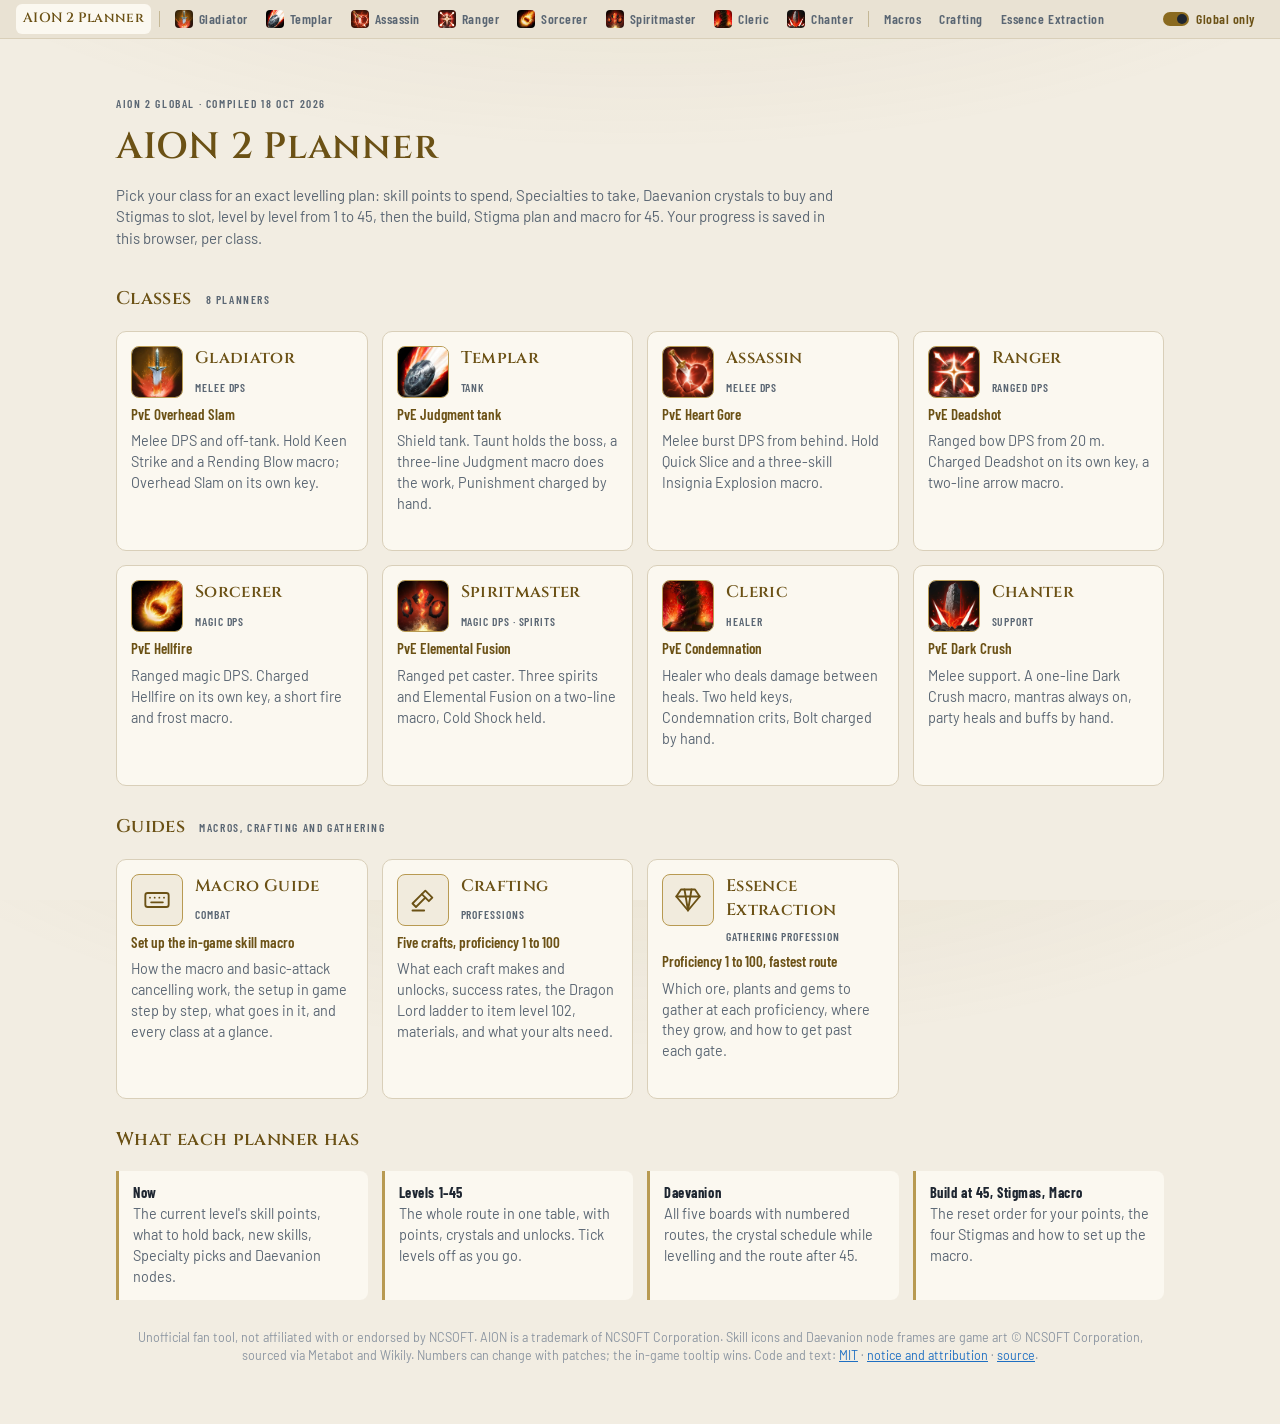
<file: index.html>
<!doctype html>
<html lang="en">
<head>
<meta charset="utf-8">
<meta name="viewport" content="width=device-width,initial-scale=1">
<title>AION 2 Planner</title>
<meta name="description" content="Levelling planners for every AION 2 Global class, level by level from 1 to 45, a skill macro guide and an Essence Extraction levelling guide.">
<link rel="icon" href="sorcerer-planner/icons/15060000.webp">
<link rel="stylesheet" href="https://fonts.googleapis.com/css2?family=Cinzel:wght@500;600;700&family=Barlow:wght@400;500;600;700&family=Barlow+Condensed:wght@500;600;700&display=swap">
<link rel="stylesheet" href="shared/planner.css">
<style>
.hero{padding-block:34px 8px;display:grid;gap:10px}
.hero h1{font-size:clamp(1.6rem,4vw,2.3rem);color:var(--gold2)}
.hero p{color:var(--muted);max-width:720px}
.sect{display:flex;flex-wrap:wrap;align-items:baseline;gap:6px 14px;margin-top:10px}
.classes{display:grid;grid-template-columns:repeat(auto-fill,minmax(240px,1fr));gap:14px}
.cc{display:grid;grid-template-columns:52px 1fr;gap:6px 12px;align-content:start;padding:14px;border:1px solid var(--line);border-radius:10px;background:var(--panel);color:var(--fg);text-decoration:none;transition:border-color .15s,transform .15s}
.cc:hover{border-color:var(--gold);transform:translateY(-2px)}
.cc img{width:52px;height:52px;border-radius:8px;border:1px solid var(--gold-dim);grid-row:span 2}
.cc h2{font-size:1.05rem}
.cc .role{font-family:var(--font-cond);font-weight:600;letter-spacing:.08em;text-transform:uppercase;font-size:.72rem;color:var(--muted)}
.cc .build{grid-column:1/-1;font-family:var(--font-cond);font-weight:600;color:var(--gold2)}
.cc p{grid-column:1/-1;color:var(--muted);font-size:.9rem}
.cc .prog{grid-column:1/-1;font-size:.8rem;color:var(--ok);min-height:1.2em}
.cc.wide{grid-column:1/-1;grid-template-columns:52px 1fr}
.gico{width:52px;height:52px;border-radius:8px;border:1px solid var(--gold-dim);grid-row:span 2;display:grid;place-items:center;background:var(--panel2);color:var(--gold2)}
.what{display:grid;grid-template-columns:repeat(auto-fit,minmax(220px,1fr));gap:14px}
.what div{padding:12px 14px;border-left:3px solid var(--gold-dim);background:var(--panel);border-radius:0 8px 8px 0;font-size:.9rem;color:var(--muted)}
.what b{display:block;color:var(--fg);font-family:var(--font-cond);letter-spacing:.04em}
</style>
</head>
<body>
<nav class="site" id="site" aria-label="Planners"></nav>
<main><div class="wrap">
  <section class="hero">
    <span class="eyebrow">AION 2 Global · compiled 18 Oct 2026</span>
    <h1>AION 2 Planner</h1>
    <p>Pick your class for an exact levelling plan: skill points to spend, Specialties to take, Daevanion crystals to buy and Stigmas to slot, level by level from 1 to 45, then the build, Stigma plan and macro for 45. Your progress is saved in this browser, per class.</p>
  </section>
  <div class="sect"><h2>Classes</h2><span class="eyebrow">8 planners</span></div>
  <div class="classes">
    <a class="cc" href="gladiator-planner/index.html"><img src="gladiator-planner/icons/11170000.webp" alt="">
      <h2>Gladiator</h2><span class="role">Melee DPS</span>
      <span class="build">PvE Overhead Slam</span><p>Melee DPS and off-tank. Hold Keen Strike and a Rending Blow macro; Overhead Slam on its own key.</p><span class="prog" data-store="gladiator-planner"></span></a>
    <a class="cc" href="templar-planner/index.html"><img src="templar-planner/icons/12240000.webp" alt="">
      <h2>Templar</h2><span class="role">Tank</span>
      <span class="build">PvE Judgment tank</span><p>Shield tank. Taunt holds the boss, a three-line Judgment macro does the work, Punishment charged by hand.</p><span class="prog" data-store="templar-planner"></span></a>
    <a class="cc" href="assassin-planner/index.html"><img src="assassin-planner/icons/13350000.webp" alt="">
      <h2>Assassin</h2><span class="role">Melee DPS</span>
      <span class="build">PvE Heart Gore</span><p>Melee burst DPS from behind. Hold Quick Slice and a three-skill Insignia Explosion macro.</p><span class="prog" data-store="assassin-planner"></span></a>
    <a class="cc" href="ranger-planner/index.html"><img src="ranger-planner/icons/14010000.webp" alt="">
      <h2>Ranger</h2><span class="role">Ranged DPS</span>
      <span class="build">PvE Deadshot</span><p>Ranged bow DPS from 20 m. Charged Deadshot on its own key, a two-line arrow macro.</p><span class="prog" data-store="ranger-planner"></span></a>
    <a class="cc" href="sorcerer-planner/index.html"><img src="sorcerer-planner/icons/15060000.webp" alt="">
      <h2>Sorcerer</h2><span class="role">Magic DPS</span>
      <span class="build">PvE Hellfire</span><p>Ranged magic DPS. Charged Hellfire on its own key, a short fire and frost macro.</p><span class="prog" data-store="sorc-planner"></span></a>
    <a class="cc" href="spiritmaster-planner/index.html"><img src="spiritmaster-planner/icons/16100000.webp" alt="">
      <h2>Spiritmaster</h2><span class="role">Magic DPS · spirits</span>
      <span class="build">PvE Elemental Fusion</span><p>Ranged pet caster. Three spirits and Elemental Fusion on a two-line macro, Cold Shock held.</p><span class="prog" data-store="spiritmaster-planner"></span></a>
    <a class="cc" href="cleric-planner/index.html"><img src="cleric-planner/icons/17350000.webp" alt="">
      <h2>Cleric</h2><span class="role">Healer</span>
      <span class="build">PvE Condemnation</span><p>Healer who deals damage between heals. Two held keys, Condemnation crits, Bolt charged by hand.</p><span class="prog" data-store="cleric-planner"></span></a>
    <a class="cc" href="chanter-planner/index.html"><img src="chanter-planner/icons/18100000.webp" alt="">
      <h2>Chanter</h2><span class="role">Support</span>
      <span class="build">PvE Dark Crush</span><p>Melee support. A one-line Dark Crush macro, mantras always on, party heals and buffs by hand.</p><span class="prog" data-store="chanter-planner"></span></a>
  </div>
  <div class="sect"><h2>Guides</h2><span class="eyebrow">macros, crafting and gathering</span></div>
  <div class="classes">
    <a class="cc" href="macros/index.html"><span class="gico" aria-hidden="true"><svg width="28" height="28" viewBox="0 0 24 24" fill="none" stroke="currentColor" stroke-width="1.6" stroke-linecap="round" stroke-linejoin="round"><rect x="2" y="6" width="20" height="12" rx="2"/><path d="M6 10h.01M10 10h.01M14 10h.01M18 10h.01M7 14h10"/></svg></span>
      <h2>Macro Guide</h2><span class="role">Combat</span>
      <span class="build">Set up the in-game skill macro</span><p>How the macro and basic-attack cancelling work, the setup in game step by step, what goes in it, and every class at a glance.</p></a>
    <a class="cc" href="crafting/index.html"><span class="gico" aria-hidden="true"><svg width="28" height="28" viewBox="0 0 24 24" fill="none" stroke="currentColor" stroke-width="1.6" stroke-linecap="round" stroke-linejoin="round"><path d="M14 4l6 6-3 3-6-6z"/><path d="M11 7L3 15l3 3 8-8M3 21h10"/></svg></span>
      <h2>Crafting</h2><span class="role">Professions</span>
      <span class="build">Five crafts, proficiency 1 to 100</span><p>What each craft makes and unlocks, success rates, the Dragon Lord ladder to item level 102, materials, and what your alts need.</p><span class="prog" data-store="crafting-planner" data-kind="craft"></span></a>
    <a class="cc" href="essence-extraction/index.html"><span class="gico" aria-hidden="true"><svg width="28" height="28" viewBox="0 0 24 24" fill="none" stroke="currentColor" stroke-width="1.6" stroke-linecap="round" stroke-linejoin="round"><path d="M6 3h12l4 6-10 12L2 9z"/><path d="M2 9h20M9 3l3 18 3-18"/></svg></span>
      <h2>Essence Extraction</h2><span class="role">Gathering profession</span>
      <span class="build">Proficiency 1 to 100, fastest route</span><p>Which ore, plants and gems to gather at each proficiency, where they grow, and how to get past each gate.</p><span class="prog" data-store="essence-planner" data-kind="prof"></span></a>
  </div>
  <div class="sect"><h2>What each planner has</h2></div>
  <div class="what">
    <div><b>Now</b>The current level's skill points, what to hold back, new skills, Specialty picks and Daevanion nodes.</div>
    <div><b>Levels 1–45</b>The whole route in one table, with points, crystals and unlocks. Tick levels off as you go.</div>
    <div><b>Daevanion</b>All five boards with numbered routes, the crystal schedule while levelling and the route after 45.</div>
    <div><b>Build at 45, Stigmas, Macro</b>The reset order for your points, the four Stigmas and how to set up the macro.</div>
  </div>
  <p class="foot">Unofficial fan tool, not affiliated with or endorsed by NCSOFT. AION is a trademark of NCSOFT Corporation. Skill icons and Daevanion node frames are game art &copy; NCSOFT Corporation, sourced via Metabot and Wikily. Numbers can change with patches; the in-game tooltip wins. Code and text: <a href="https://github.com/austinsc/aion2-planner/blob/main/LICENSE">MIT</a> · <a href="https://github.com/austinsc/aion2-planner/blob/main/NOTICE.md">notice and attribution</a> · <a href="https://github.com/austinsc/aion2-planner">source</a>.</p>
</div></main>
<script src="shared/site.js"></script>
<script>
siteMenu('home', '');
document.querySelectorAll('[data-store]').forEach(el => {
  try {
    const s = JSON.parse(localStorage.getItem(el.dataset.store) || 'null');
    if (s && s.level) el.textContent = el.dataset.kind === 'craft' ? `${s.craft || 'Crafting'} ${s.level} of 100` : el.dataset.kind === 'prof' ? `You are at proficiency ${s.level} of 100` : `You are at level ${s.level} · ${Object.keys(s.done || {}).length} of 45 levels done`;
  } catch (e) {}
});
</script>
</body>
</html>
</file>
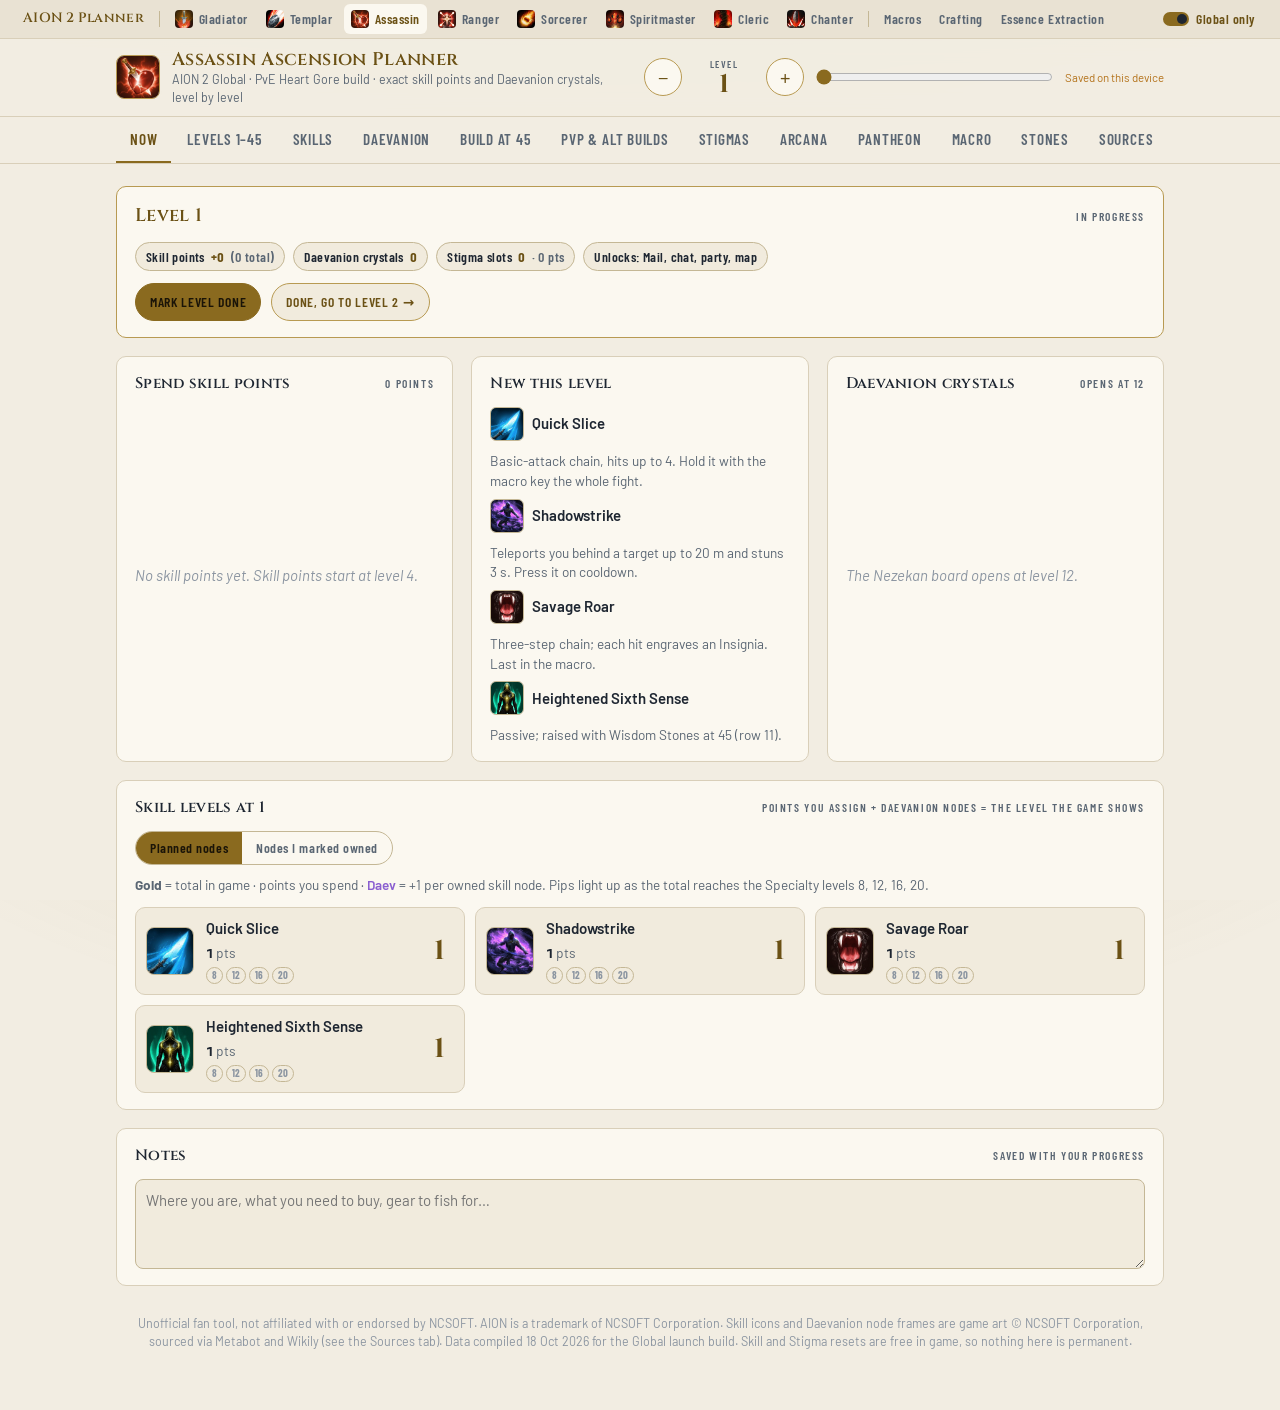
<file: assassin-planner/index.html>
<!doctype html>
<html lang="en">
<head>
<meta charset="utf-8">
<meta name="viewport" content="width=device-width,initial-scale=1">
<title>Assassin Ascension Planner</title>
<meta name="description" content="Assassin levelling planner for AION 2 Global: PvE Heart Gore build, skill points, Specialties, Daevanion crystals and Stigmas for every level from 1 to 45.">
<link rel="icon" href="icons/13350000.webp">
<link rel="stylesheet" href="https://fonts.googleapis.com/css2?family=Cinzel:wght@500;600;700&family=Barlow:wght@400;500;600;700&family=Barlow+Condensed:wght@500;600;700&display=swap">
<link rel="stylesheet" href="../shared/planner.css">
</head>
<body>
<nav class="site" id="site" aria-label="Planners"></nav>
<header class="top"><div class="wrap">
  <div class="brand">
    <img src="icons/13350000.webp" alt="">
    <div><h1>Assassin Ascension Planner</h1><p class="sub">AION 2 Global · PvE Heart Gore build · exact skill points and Daevanion crystals, level by level</p></div>
  </div>
  <div class="lvl">
    <button class="btn" id="lvDown" aria-label="Level down">−</button>
    <div class="read"><span class="eyebrow">Level</span><output id="lvOut" for="lvRange">1</output></div>
    <button class="btn" id="lvUp" aria-label="Level up">+</button>
    <input type="range" id="lvRange" min="1" max="45" value="1" aria-label="Current level">
    <span class="save" id="saveState">Loading…</span>
  </div>
</div></header>

<nav class="tabs" aria-label="Sections"><div class="wrap" role="tablist">
  <button class="tab" role="tab" data-tab="now" aria-selected="true">Now</button>
  <button class="tab" role="tab" data-tab="levels">Levels 1–45</button>
  <button class="tab" role="tab" data-tab="skills">Skills</button>
  <button class="tab" role="tab" data-tab="daev">Daevanion</button>
  <button class="tab" role="tab" data-tab="build">Build at 45</button>
  <button class="tab" role="tab" data-tab="builds">PvP &amp; alt builds</button>
  <button class="tab" role="tab" data-tab="stig">Stigmas</button>
  <button class="tab" role="tab" data-tab="arcana">Arcana</button>
  <button class="tab" role="tab" data-tab="pantheon">Pantheon</button>
  <button class="tab" role="tab" data-tab="macro">Macro</button>
  <button class="tab" role="tab" data-tab="stones">Stones</button>
  <button class="tab" role="tab" data-tab="src">Sources</button>
</div></nav>

<main><div class="wrap">
  <section class="panel on" id="p-now" role="tabpanel"></section>
  <section class="panel" id="p-levels" role="tabpanel"></section>
  <section class="panel" id="p-skills" role="tabpanel"></section>
  <section class="panel" id="p-daev" role="tabpanel"></section>
  <section class="panel" id="p-build" role="tabpanel"></section>
  <section class="panel" id="p-builds" role="tabpanel"></section>
  <section class="panel" id="p-stig" role="tabpanel"></section>
  <section class="panel" id="p-arcana" role="tabpanel"></section>
  <section class="panel" id="p-pantheon" role="tabpanel"></section>
  <section class="panel" id="p-macro" role="tabpanel"></section>
  <section class="panel" id="p-stones" role="tabpanel"></section>
  <section class="panel" id="p-src" role="tabpanel"></section>
  <p class="foot">Unofficial fan tool, not affiliated with or endorsed by NCSOFT. AION is a trademark of NCSOFT Corporation. Skill icons and Daevanion node frames are game art &copy; NCSOFT Corporation, sourced via Metabot and Wikily (see the Sources tab). Data compiled 18 Oct 2026 for the Global launch build. Skill and Stigma resets are free in game, so nothing here is permanent.</p>
</div></main>
<div class="tip" id="tip" hidden></div>
<script src="../shared/site.js"></script>
<script src="../shared/stones.js"></script>
<script src="../shared/pantheon.js"></script>
<script src="data.js"></script>
<script src="stones.js"></script>
<script src="../shared/planner.js"></script>
</body>
</html>
</file>
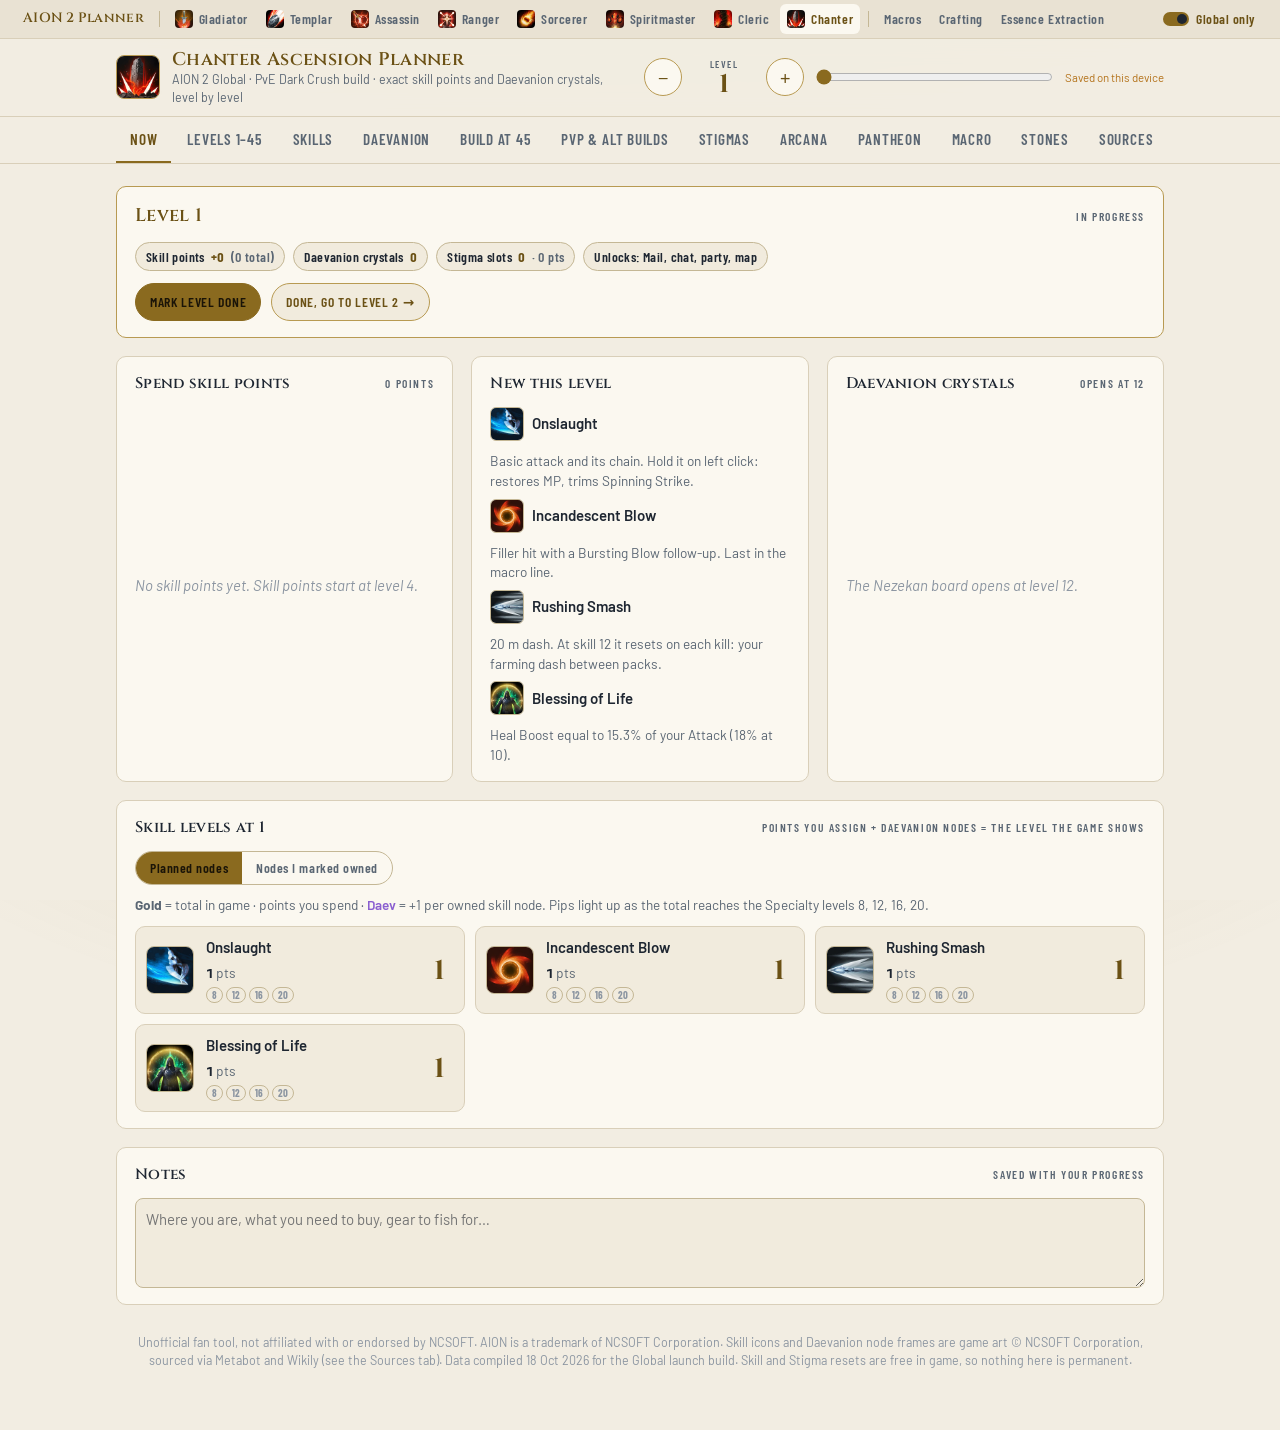
<file: chanter-planner/index.html>
<!doctype html>
<html lang="en">
<head>
<meta charset="utf-8">
<meta name="viewport" content="width=device-width,initial-scale=1">
<title>Chanter Ascension Planner</title>
<meta name="description" content="Chanter levelling planner for AION 2 Global: PvE Dark Crush build, skill points, Specialties, Daevanion crystals and Stigmas for every level from 1 to 45.">
<link rel="icon" href="icons/18100000.webp">
<link rel="stylesheet" href="https://fonts.googleapis.com/css2?family=Cinzel:wght@500;600;700&family=Barlow:wght@400;500;600;700&family=Barlow+Condensed:wght@500;600;700&display=swap">
<link rel="stylesheet" href="../shared/planner.css">
</head>
<body>
<nav class="site" id="site" aria-label="Planners"></nav>
<header class="top"><div class="wrap">
  <div class="brand">
    <img src="icons/18100000.webp" alt="">
    <div><h1>Chanter Ascension Planner</h1><p class="sub">AION 2 Global · PvE Dark Crush build · exact skill points and Daevanion crystals, level by level</p></div>
  </div>
  <div class="lvl">
    <button class="btn" id="lvDown" aria-label="Level down">−</button>
    <div class="read"><span class="eyebrow">Level</span><output id="lvOut" for="lvRange">1</output></div>
    <button class="btn" id="lvUp" aria-label="Level up">+</button>
    <input type="range" id="lvRange" min="1" max="45" value="1" aria-label="Current level">
    <span class="save" id="saveState">Loading…</span>
  </div>
</div></header>

<nav class="tabs" aria-label="Sections"><div class="wrap" role="tablist">
  <button class="tab" role="tab" data-tab="now" aria-selected="true">Now</button>
  <button class="tab" role="tab" data-tab="levels">Levels 1–45</button>
  <button class="tab" role="tab" data-tab="skills">Skills</button>
  <button class="tab" role="tab" data-tab="daev">Daevanion</button>
  <button class="tab" role="tab" data-tab="build">Build at 45</button>
  <button class="tab" role="tab" data-tab="builds">PvP &amp; alt builds</button>
  <button class="tab" role="tab" data-tab="stig">Stigmas</button>
  <button class="tab" role="tab" data-tab="arcana">Arcana</button>
  <button class="tab" role="tab" data-tab="pantheon">Pantheon</button>
  <button class="tab" role="tab" data-tab="macro">Macro</button>
  <button class="tab" role="tab" data-tab="stones">Stones</button>
  <button class="tab" role="tab" data-tab="src">Sources</button>
</div></nav>

<main><div class="wrap">
  <section class="panel on" id="p-now" role="tabpanel"></section>
  <section class="panel" id="p-levels" role="tabpanel"></section>
  <section class="panel" id="p-skills" role="tabpanel"></section>
  <section class="panel" id="p-daev" role="tabpanel"></section>
  <section class="panel" id="p-build" role="tabpanel"></section>
  <section class="panel" id="p-builds" role="tabpanel"></section>
  <section class="panel" id="p-stig" role="tabpanel"></section>
  <section class="panel" id="p-arcana" role="tabpanel"></section>
  <section class="panel" id="p-pantheon" role="tabpanel"></section>
  <section class="panel" id="p-macro" role="tabpanel"></section>
  <section class="panel" id="p-stones" role="tabpanel"></section>
  <section class="panel" id="p-src" role="tabpanel"></section>
  <p class="foot">Unofficial fan tool, not affiliated with or endorsed by NCSOFT. AION is a trademark of NCSOFT Corporation. Skill icons and Daevanion node frames are game art &copy; NCSOFT Corporation, sourced via Metabot and Wikily (see the Sources tab). Data compiled 18 Oct 2026 for the Global launch build. Skill and Stigma resets are free in game, so nothing here is permanent.</p>
</div></main>
<div class="tip" id="tip" hidden></div>
<script src="../shared/site.js"></script>
<script src="../shared/stones.js"></script>
<script src="../shared/pantheon.js"></script>
<script src="data.js"></script>
<script src="stones.js"></script>
<script src="../shared/planner.js"></script>
</body>
</html>
</file>
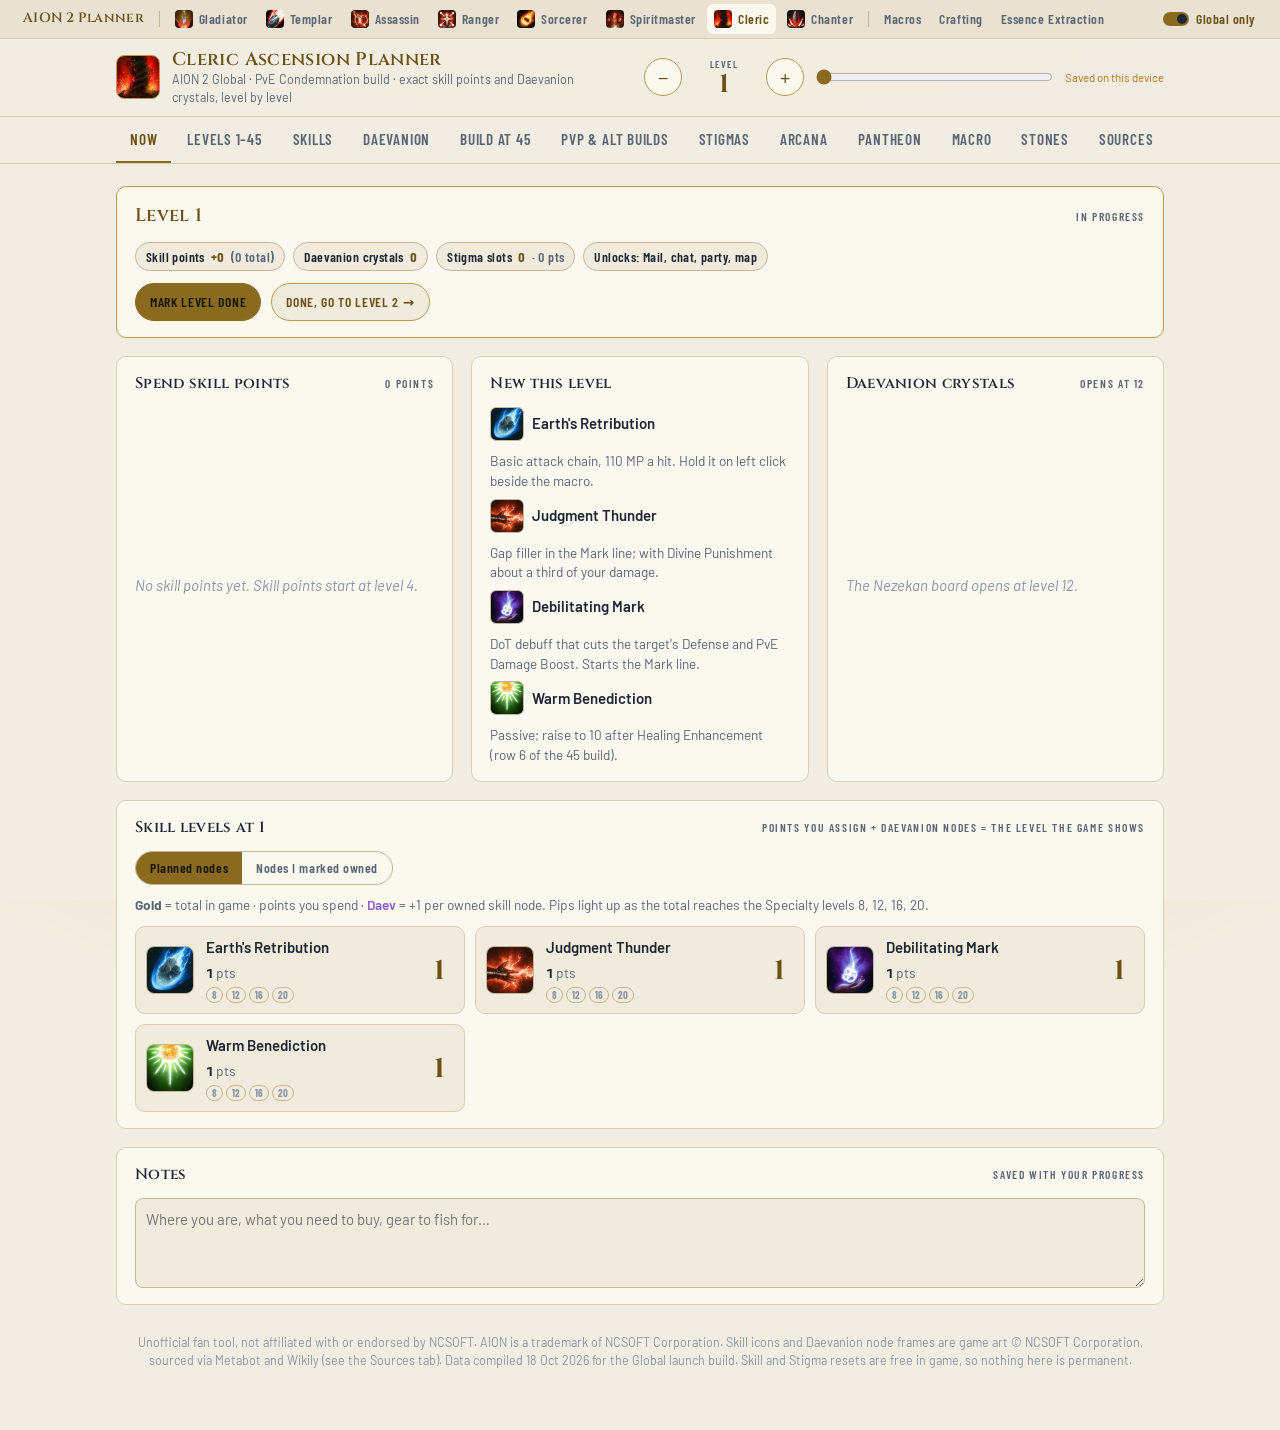
<file: cleric-planner/index.html>
<!doctype html>
<html lang="en">
<head>
<meta charset="utf-8">
<meta name="viewport" content="width=device-width,initial-scale=1">
<title>Cleric Ascension Planner</title>
<meta name="description" content="Cleric levelling planner for AION 2 Global: PvE Condemnation build, skill points, Specialties, Daevanion crystals and Stigmas for every level from 1 to 45.">
<link rel="icon" href="icons/17350000.webp">
<link rel="stylesheet" href="https://fonts.googleapis.com/css2?family=Cinzel:wght@500;600;700&family=Barlow:wght@400;500;600;700&family=Barlow+Condensed:wght@500;600;700&display=swap">
<link rel="stylesheet" href="../shared/planner.css">
</head>
<body>
<nav class="site" id="site" aria-label="Planners"></nav>
<header class="top"><div class="wrap">
  <div class="brand">
    <img src="icons/17350000.webp" alt="">
    <div><h1>Cleric Ascension Planner</h1><p class="sub">AION 2 Global · PvE Condemnation build · exact skill points and Daevanion crystals, level by level</p></div>
  </div>
  <div class="lvl">
    <button class="btn" id="lvDown" aria-label="Level down">−</button>
    <div class="read"><span class="eyebrow">Level</span><output id="lvOut" for="lvRange">1</output></div>
    <button class="btn" id="lvUp" aria-label="Level up">+</button>
    <input type="range" id="lvRange" min="1" max="45" value="1" aria-label="Current level">
    <span class="save" id="saveState">Loading…</span>
  </div>
</div></header>

<nav class="tabs" aria-label="Sections"><div class="wrap" role="tablist">
  <button class="tab" role="tab" data-tab="now" aria-selected="true">Now</button>
  <button class="tab" role="tab" data-tab="levels">Levels 1–45</button>
  <button class="tab" role="tab" data-tab="skills">Skills</button>
  <button class="tab" role="tab" data-tab="daev">Daevanion</button>
  <button class="tab" role="tab" data-tab="build">Build at 45</button>
  <button class="tab" role="tab" data-tab="builds">PvP &amp; alt builds</button>
  <button class="tab" role="tab" data-tab="stig">Stigmas</button>
  <button class="tab" role="tab" data-tab="arcana">Arcana</button>
  <button class="tab" role="tab" data-tab="pantheon">Pantheon</button>
  <button class="tab" role="tab" data-tab="macro">Macro</button>
  <button class="tab" role="tab" data-tab="stones">Stones</button>
  <button class="tab" role="tab" data-tab="src">Sources</button>
</div></nav>

<main><div class="wrap">
  <section class="panel on" id="p-now" role="tabpanel"></section>
  <section class="panel" id="p-levels" role="tabpanel"></section>
  <section class="panel" id="p-skills" role="tabpanel"></section>
  <section class="panel" id="p-daev" role="tabpanel"></section>
  <section class="panel" id="p-build" role="tabpanel"></section>
  <section class="panel" id="p-builds" role="tabpanel"></section>
  <section class="panel" id="p-stig" role="tabpanel"></section>
  <section class="panel" id="p-arcana" role="tabpanel"></section>
  <section class="panel" id="p-pantheon" role="tabpanel"></section>
  <section class="panel" id="p-macro" role="tabpanel"></section>
  <section class="panel" id="p-stones" role="tabpanel"></section>
  <section class="panel" id="p-src" role="tabpanel"></section>
  <p class="foot">Unofficial fan tool, not affiliated with or endorsed by NCSOFT. AION is a trademark of NCSOFT Corporation. Skill icons and Daevanion node frames are game art &copy; NCSOFT Corporation, sourced via Metabot and Wikily (see the Sources tab). Data compiled 18 Oct 2026 for the Global launch build. Skill and Stigma resets are free in game, so nothing here is permanent.</p>
</div></main>
<div class="tip" id="tip" hidden></div>
<script src="../shared/site.js"></script>
<script src="../shared/stones.js"></script>
<script src="../shared/pantheon.js"></script>
<script src="data.js"></script>
<script src="stones.js"></script>
<script src="../shared/planner.js"></script>
</body>
</html>
</file>
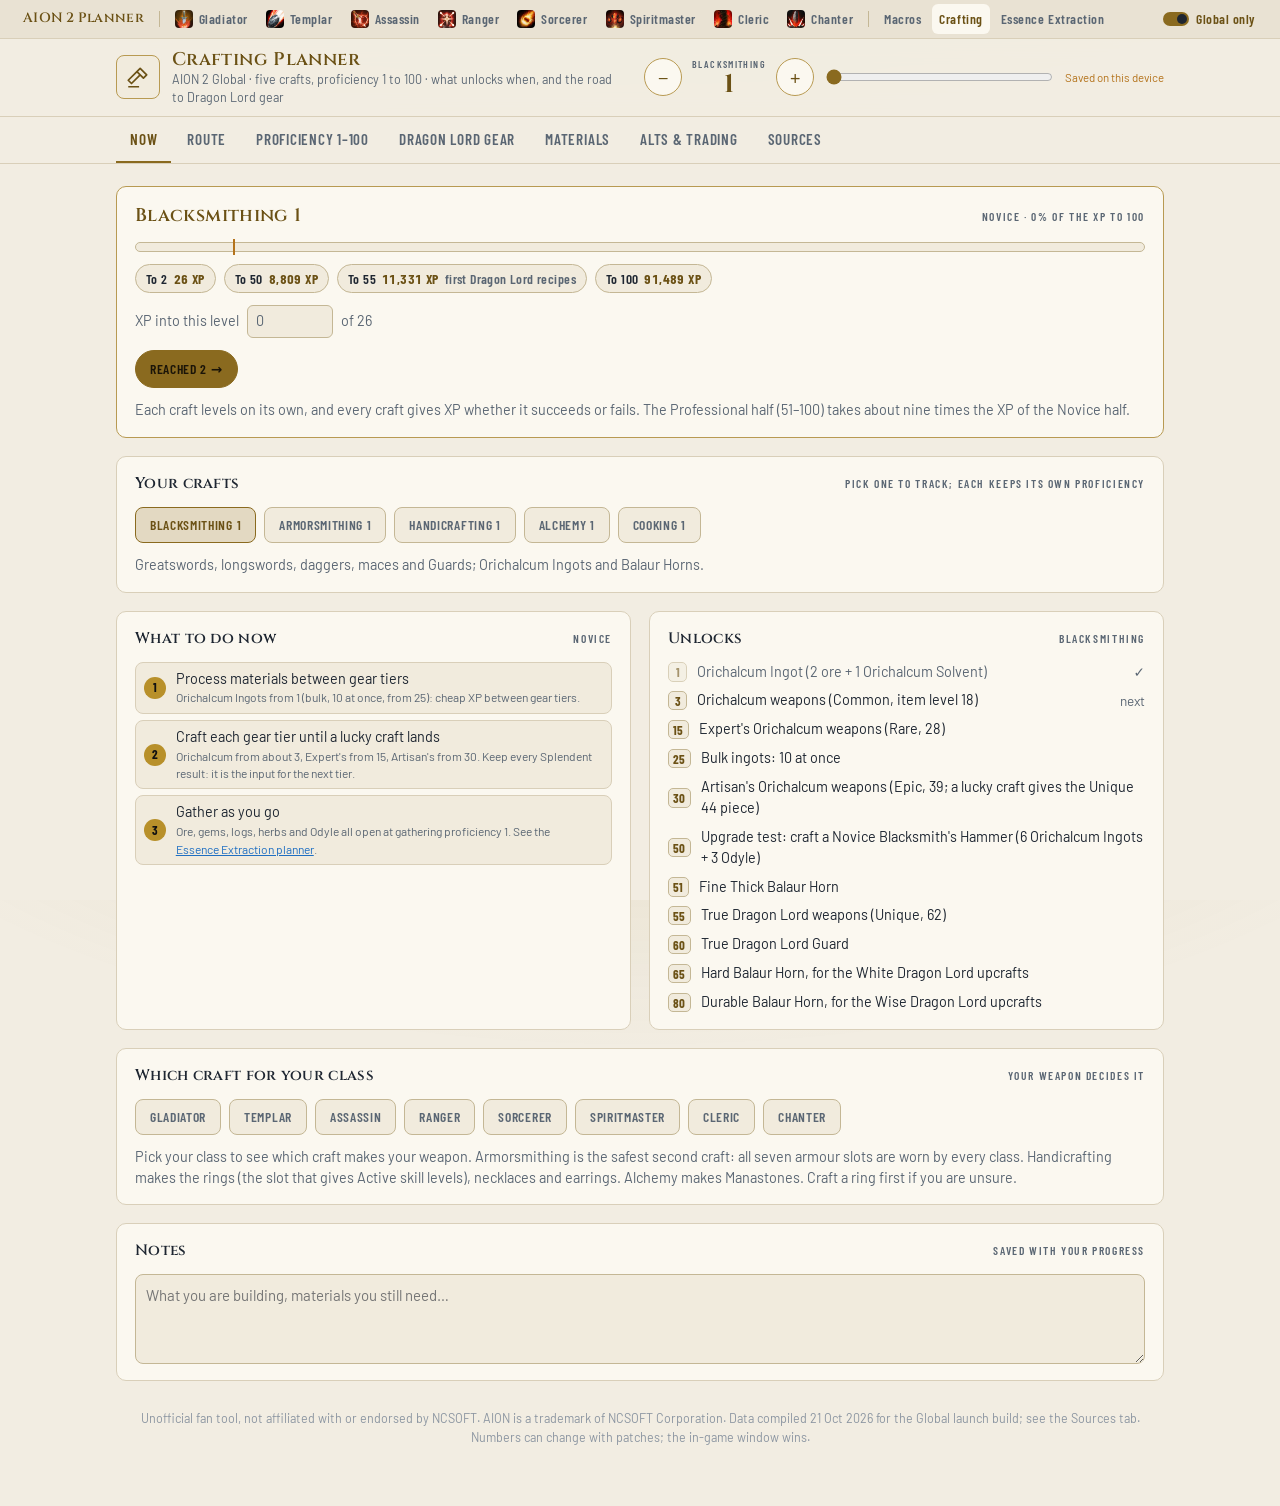
<file: crafting/index.html>
<!doctype html>
<html lang="en">
<head>
<meta charset="utf-8">
<meta name="viewport" content="width=device-width,initial-scale=1">
<title>Crafting Planner</title>
<meta name="description" content="Crafting for AION 2 Global: proficiency 1 to 100 for each of the five crafts, what unlocks when, success rates, the Dragon Lord gear ladder, materials, and what alts need.">
<link rel="stylesheet" href="https://fonts.googleapis.com/css2?family=Cinzel:wght@500;600;700&family=Barlow:wght@400;500;600;700&family=Barlow+Condensed:wght@500;600;700&display=swap">
<link rel="stylesheet" href="../shared/planner.css">
<style>
.brand .gem{width:44px;height:44px;border-radius:8px;border:1px solid var(--gold-dim);box-shadow:0 0 0 2px var(--bg);display:grid;place-items:center;background:var(--panel2);color:var(--gold2);flex:none}
.bar{position:relative;height:10px;border-radius:999px;background:var(--panel2);border:1px solid var(--line2);overflow:visible}
.bar i{position:absolute;inset:0 auto 0 0;border-radius:999px;background:linear-gradient(90deg,var(--gold-dim),var(--gold))}
.bar b{position:absolute;top:-4px;bottom:-4px;width:2px;background:var(--warn)}
.xpin{display:flex;flex-wrap:wrap;align-items:center;gap:8px;font-size:.9rem;color:var(--muted)}
.xpin input{width:6em;padding:5px 8px;border-radius:6px;border:1px solid var(--line2);background:var(--panel2)}
.steps li{cursor:default}
.list li.got .lvbadge{opacity:.6}
.card{align-content:start}
</style>
</head>
<body>
<nav class="site" id="site" aria-label="Planners"></nav>
<header class="top"><div class="wrap">
  <div class="brand">
    <span class="gem" aria-hidden="true"><svg width="26" height="26" viewBox="0 0 24 24" fill="none" stroke="currentColor" stroke-width="1.6" stroke-linejoin="round"><path d="M14 4l6 6-3 3-6-6z"/><path d="M11 7L3 15l3 3 8-8M3 21h10"/></svg></span>
    <div><h1>Crafting Planner</h1><p class="sub">AION 2 Global · five crafts, proficiency 1 to 100 · what unlocks when, and the road to Dragon Lord gear</p></div>
  </div>
  <div class="lvl">
    <button class="btn" id="lvDown" aria-label="Proficiency down">−</button>
    <div class="read"><span class="eyebrow" id="lvCraft">Proficiency</span><output id="lvOut" for="lvRange">1</output></div>
    <button class="btn" id="lvUp" aria-label="Proficiency up">+</button>
    <input type="range" id="lvRange" min="1" max="100" value="1" aria-label="Current proficiency">
    <span class="save" id="saveState">Loading…</span>
  </div>
</div></header>

<nav class="tabs" aria-label="Sections"><div class="wrap" role="tablist">
  <button class="tab" role="tab" data-tab="now" aria-selected="true">Now</button>
  <button class="tab" role="tab" data-tab="route">Route</button>
  <button class="tab" role="tab" data-tab="table">Proficiency 1–100</button>
  <button class="tab" role="tab" data-tab="gear">Dragon Lord gear</button>
  <button class="tab" role="tab" data-tab="mats">Materials</button>
  <button class="tab" role="tab" data-tab="alts">Alts &amp; trading</button>
  <button class="tab" role="tab" data-tab="src">Sources</button>
</div></nav>

<main><div class="wrap">
  <section class="panel on" id="p-now" role="tabpanel"></section>
  <section class="panel" id="p-route" role="tabpanel"></section>
  <section class="panel" id="p-table" role="tabpanel"></section>
  <section class="panel" id="p-gear" role="tabpanel"></section>
  <section class="panel" id="p-mats" role="tabpanel"></section>
  <section class="panel" id="p-alts" role="tabpanel"></section>
  <section class="panel" id="p-src" role="tabpanel"></section>
  <p class="foot">Unofficial fan tool, not affiliated with or endorsed by NCSOFT. AION is a trademark of NCSOFT Corporation. Data compiled 21 Oct 2026 for the Global launch build; see the Sources tab. Numbers can change with patches; the in-game window wins.</p>
</div></main>
<script src="../shared/site.js"></script>
<script src="data.js"></script>
<script src="crafting.js"></script>
</body>
</html>
</file>
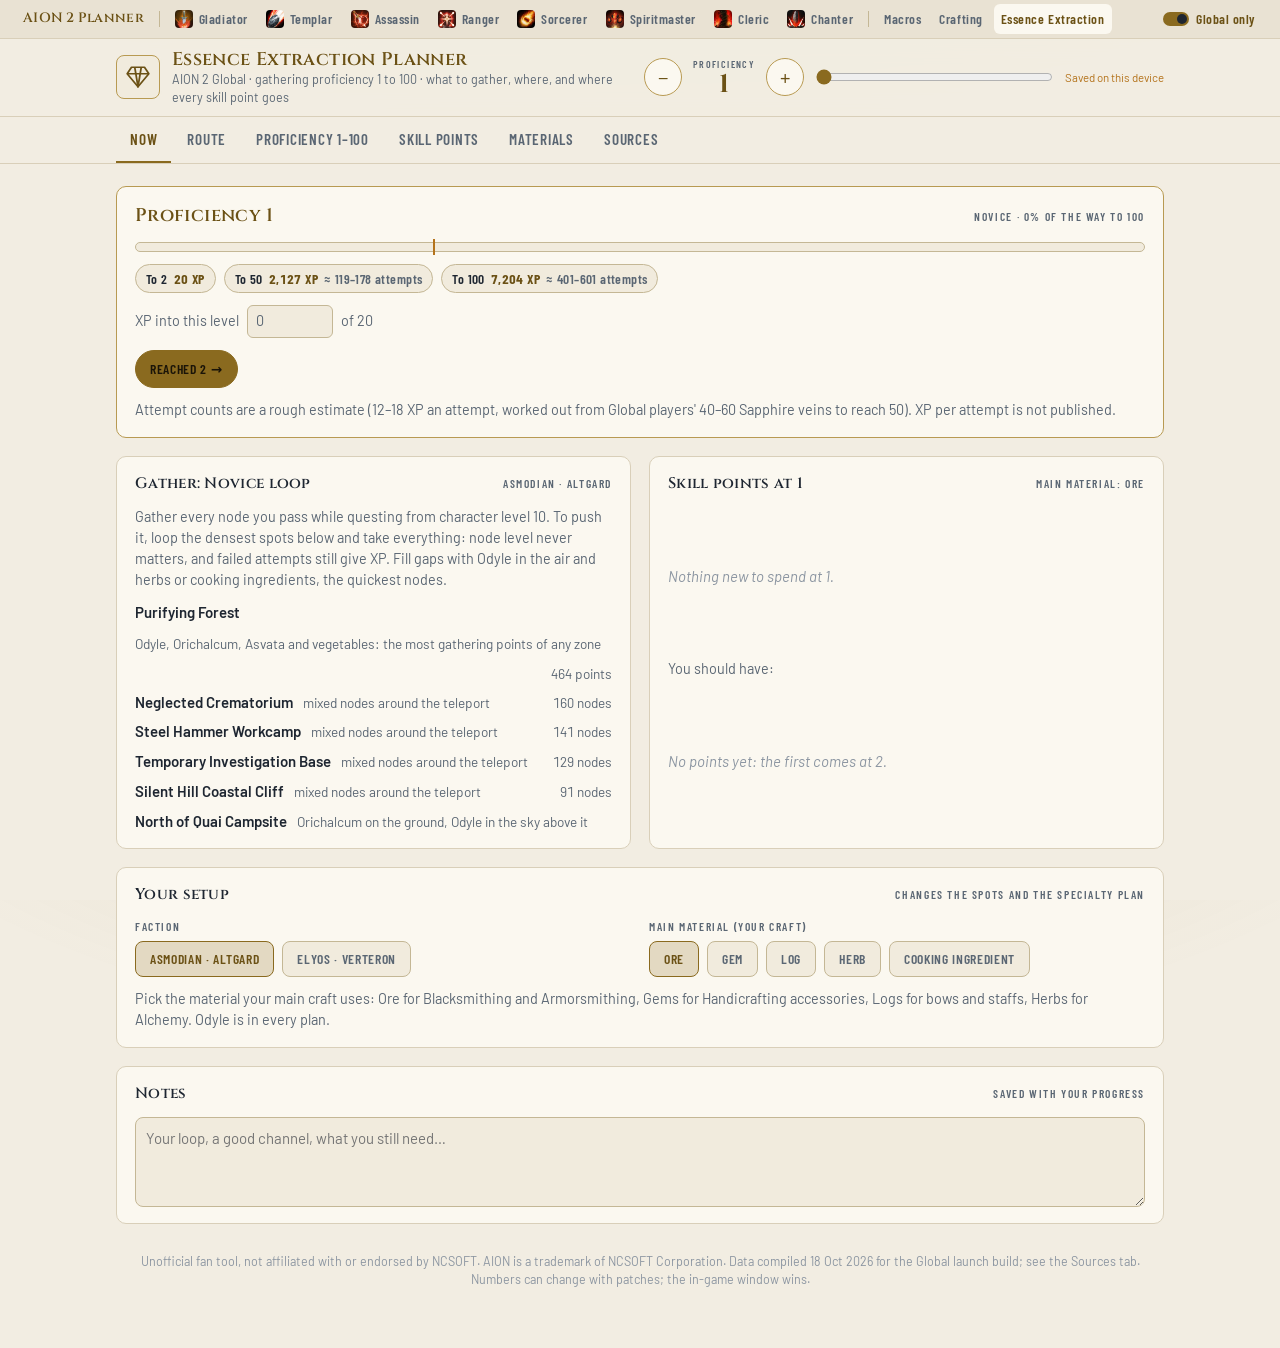
<file: essence-extraction/index.html>
<!doctype html>
<html lang="en">
<head>
<meta charset="utf-8">
<meta name="viewport" content="width=device-width,initial-scale=1">
<title>Essence Extraction Planner</title>
<meta name="description" content="Essence Extraction levelling for AION 2 Global: proficiency 1 to 100, the densest gathering spots for each faction, the Professional test and where every skill point goes.">
<link rel="stylesheet" href="https://fonts.googleapis.com/css2?family=Cinzel:wght@500;600;700&family=Barlow:wght@400;500;600;700&family=Barlow+Condensed:wght@500;600;700&display=swap">
<link rel="stylesheet" href="../shared/planner.css">
<style>
.brand .gem{width:44px;height:44px;border-radius:8px;border:1px solid var(--gold-dim);box-shadow:0 0 0 2px var(--bg);display:grid;place-items:center;background:var(--panel2);color:var(--gold2);flex:none}
.bar{position:relative;height:10px;border-radius:999px;background:var(--panel2);border:1px solid var(--line2);overflow:visible}
.bar i{position:absolute;inset:0 auto 0 0;border-radius:999px;background:linear-gradient(90deg,var(--gold-dim),var(--gold))}
.bar b{position:absolute;top:-4px;bottom:-4px;width:2px;background:var(--warn)}
.xpin{display:flex;flex-wrap:wrap;align-items:center;gap:8px;font-size:.9rem;color:var(--muted)}
.xpin input{width:6em;padding:5px 8px;border-radius:6px;border:1px solid var(--line2);background:var(--panel2)}
.steps li{cursor:default}
</style>
</head>
<body>
<nav class="site" id="site" aria-label="Planners"></nav>
<header class="top"><div class="wrap">
  <div class="brand">
    <span class="gem" aria-hidden="true"><svg width="26" height="26" viewBox="0 0 24 24" fill="none" stroke="currentColor" stroke-width="1.6" stroke-linejoin="round"><path d="M6 3h12l4 6-10 12L2 9z"/><path d="M2 9h20M9 3l3 18 3-18"/></svg></span>
    <div><h1>Essence Extraction Planner</h1><p class="sub">AION 2 Global · gathering proficiency 1 to 100 · what to gather, where, and where every skill point goes</p></div>
  </div>
  <div class="lvl">
    <button class="btn" id="lvDown" aria-label="Proficiency down">−</button>
    <div class="read"><span class="eyebrow">Proficiency</span><output id="lvOut" for="lvRange">1</output></div>
    <button class="btn" id="lvUp" aria-label="Proficiency up">+</button>
    <input type="range" id="lvRange" min="1" max="100" value="1" aria-label="Current proficiency">
    <span class="save" id="saveState">Loading…</span>
  </div>
</div></header>

<nav class="tabs" aria-label="Sections"><div class="wrap" role="tablist">
  <button class="tab" role="tab" data-tab="now" aria-selected="true">Now</button>
  <button class="tab" role="tab" data-tab="route">Route</button>
  <button class="tab" role="tab" data-tab="table">Proficiency 1–100</button>
  <button class="tab" role="tab" data-tab="points">Skill points</button>
  <button class="tab" role="tab" data-tab="mats">Materials</button>
  <button class="tab" role="tab" data-tab="src">Sources</button>
</div></nav>

<main><div class="wrap">
  <section class="panel on" id="p-now" role="tabpanel"></section>
  <section class="panel" id="p-route" role="tabpanel"></section>
  <section class="panel" id="p-table" role="tabpanel"></section>
  <section class="panel" id="p-points" role="tabpanel"></section>
  <section class="panel" id="p-mats" role="tabpanel"></section>
  <section class="panel" id="p-src" role="tabpanel"></section>
  <p class="foot">Unofficial fan tool, not affiliated with or endorsed by NCSOFT. AION is a trademark of NCSOFT Corporation. Data compiled 18 Oct 2026 for the Global launch build; see the Sources tab. Numbers can change with patches; the in-game window wins.</p>
</div></main>
<script src="../shared/site.js"></script>
<script src="data.js"></script>
<script src="essence.js"></script>
</body>
</html>
</file>
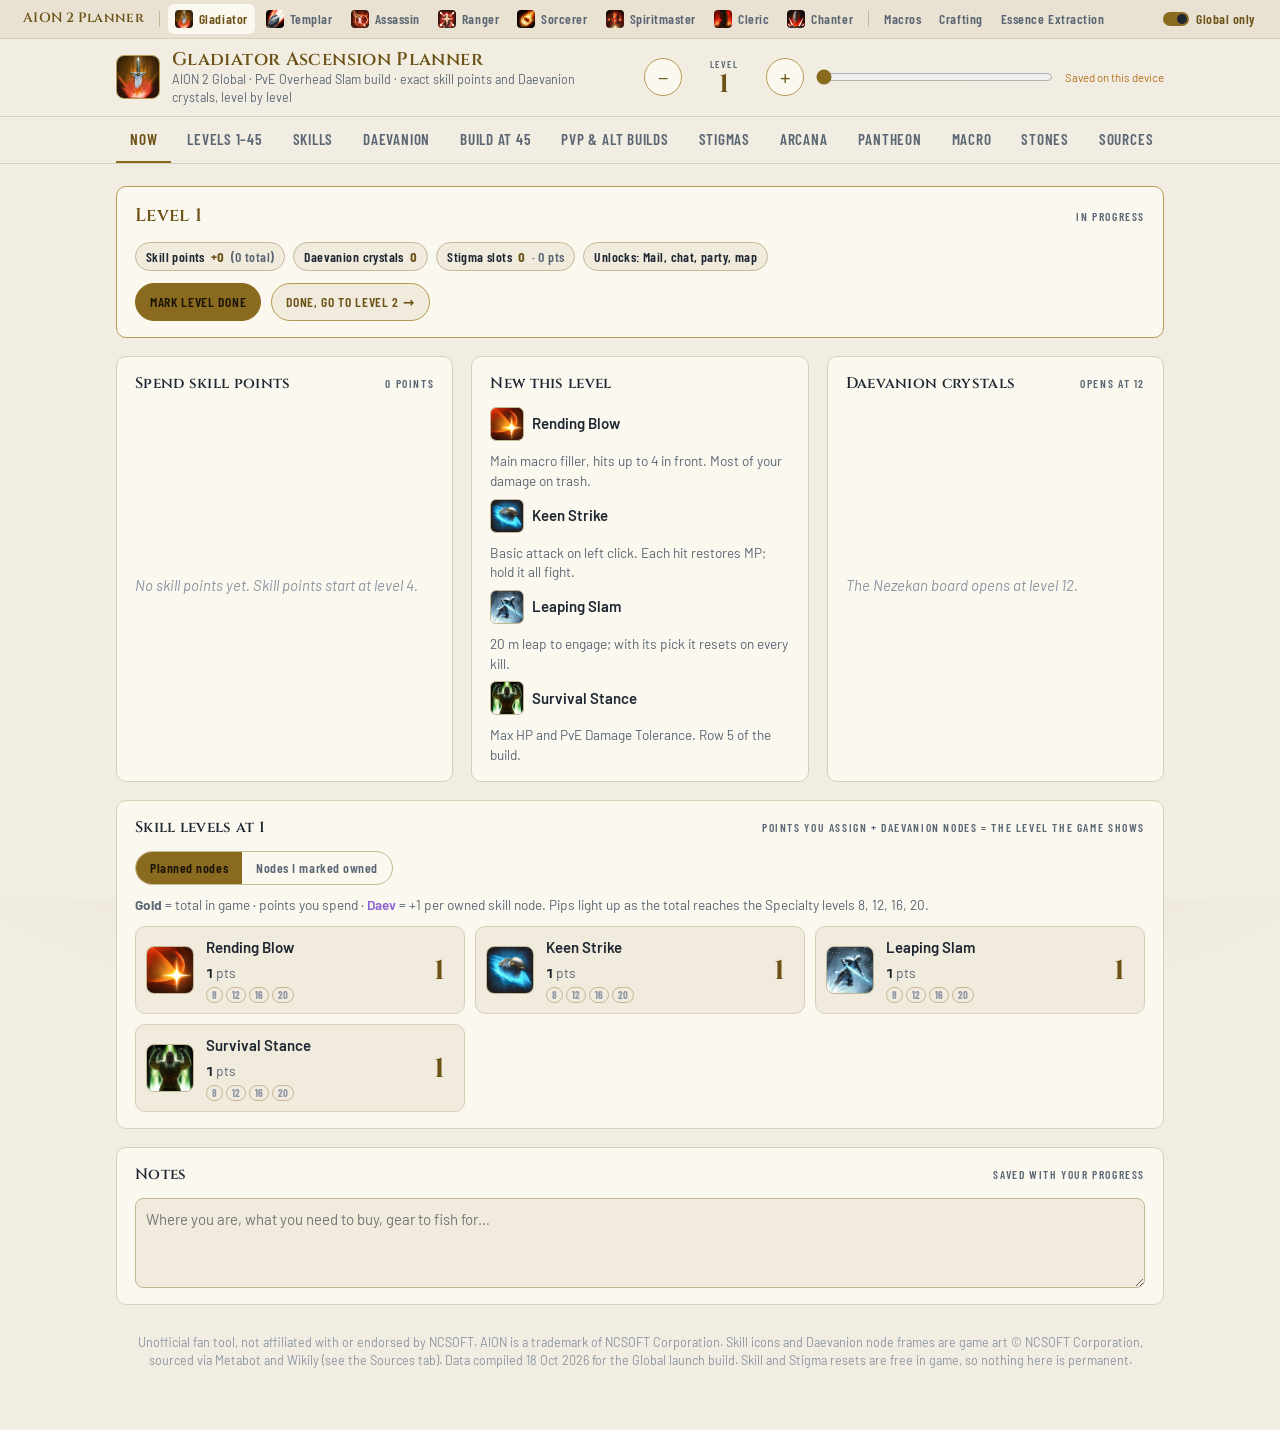
<file: gladiator-planner/index.html>
<!doctype html>
<html lang="en">
<head>
<meta charset="utf-8">
<meta name="viewport" content="width=device-width,initial-scale=1">
<title>Gladiator Ascension Planner</title>
<meta name="description" content="Gladiator levelling planner for AION 2 Global: PvE Overhead Slam build, skill points, Specialties, Daevanion crystals and Stigmas for every level from 1 to 45.">
<link rel="icon" href="icons/11170000.webp">
<link rel="stylesheet" href="https://fonts.googleapis.com/css2?family=Cinzel:wght@500;600;700&family=Barlow:wght@400;500;600;700&family=Barlow+Condensed:wght@500;600;700&display=swap">
<link rel="stylesheet" href="../shared/planner.css">
</head>
<body>
<nav class="site" id="site" aria-label="Planners"></nav>
<header class="top"><div class="wrap">
  <div class="brand">
    <img src="icons/11170000.webp" alt="">
    <div><h1>Gladiator Ascension Planner</h1><p class="sub">AION 2 Global · PvE Overhead Slam build · exact skill points and Daevanion crystals, level by level</p></div>
  </div>
  <div class="lvl">
    <button class="btn" id="lvDown" aria-label="Level down">−</button>
    <div class="read"><span class="eyebrow">Level</span><output id="lvOut" for="lvRange">1</output></div>
    <button class="btn" id="lvUp" aria-label="Level up">+</button>
    <input type="range" id="lvRange" min="1" max="45" value="1" aria-label="Current level">
    <span class="save" id="saveState">Loading…</span>
  </div>
</div></header>

<nav class="tabs" aria-label="Sections"><div class="wrap" role="tablist">
  <button class="tab" role="tab" data-tab="now" aria-selected="true">Now</button>
  <button class="tab" role="tab" data-tab="levels">Levels 1–45</button>
  <button class="tab" role="tab" data-tab="skills">Skills</button>
  <button class="tab" role="tab" data-tab="daev">Daevanion</button>
  <button class="tab" role="tab" data-tab="build">Build at 45</button>
  <button class="tab" role="tab" data-tab="builds">PvP &amp; alt builds</button>
  <button class="tab" role="tab" data-tab="stig">Stigmas</button>
  <button class="tab" role="tab" data-tab="arcana">Arcana</button>
  <button class="tab" role="tab" data-tab="pantheon">Pantheon</button>
  <button class="tab" role="tab" data-tab="macro">Macro</button>
  <button class="tab" role="tab" data-tab="stones">Stones</button>
  <button class="tab" role="tab" data-tab="src">Sources</button>
</div></nav>

<main><div class="wrap">
  <section class="panel on" id="p-now" role="tabpanel"></section>
  <section class="panel" id="p-levels" role="tabpanel"></section>
  <section class="panel" id="p-skills" role="tabpanel"></section>
  <section class="panel" id="p-daev" role="tabpanel"></section>
  <section class="panel" id="p-build" role="tabpanel"></section>
  <section class="panel" id="p-builds" role="tabpanel"></section>
  <section class="panel" id="p-stig" role="tabpanel"></section>
  <section class="panel" id="p-arcana" role="tabpanel"></section>
  <section class="panel" id="p-pantheon" role="tabpanel"></section>
  <section class="panel" id="p-macro" role="tabpanel"></section>
  <section class="panel" id="p-stones" role="tabpanel"></section>
  <section class="panel" id="p-src" role="tabpanel"></section>
  <p class="foot">Unofficial fan tool, not affiliated with or endorsed by NCSOFT. AION is a trademark of NCSOFT Corporation. Skill icons and Daevanion node frames are game art &copy; NCSOFT Corporation, sourced via Metabot and Wikily (see the Sources tab). Data compiled 18 Oct 2026 for the Global launch build. Skill and Stigma resets are free in game, so nothing here is permanent.</p>
</div></main>
<div class="tip" id="tip" hidden></div>
<script src="../shared/site.js"></script>
<script src="../shared/stones.js"></script>
<script src="../shared/pantheon.js"></script>
<script src="data.js"></script>
<script src="stones.js"></script>
<script src="../shared/planner.js"></script>
</body>
</html>
</file>
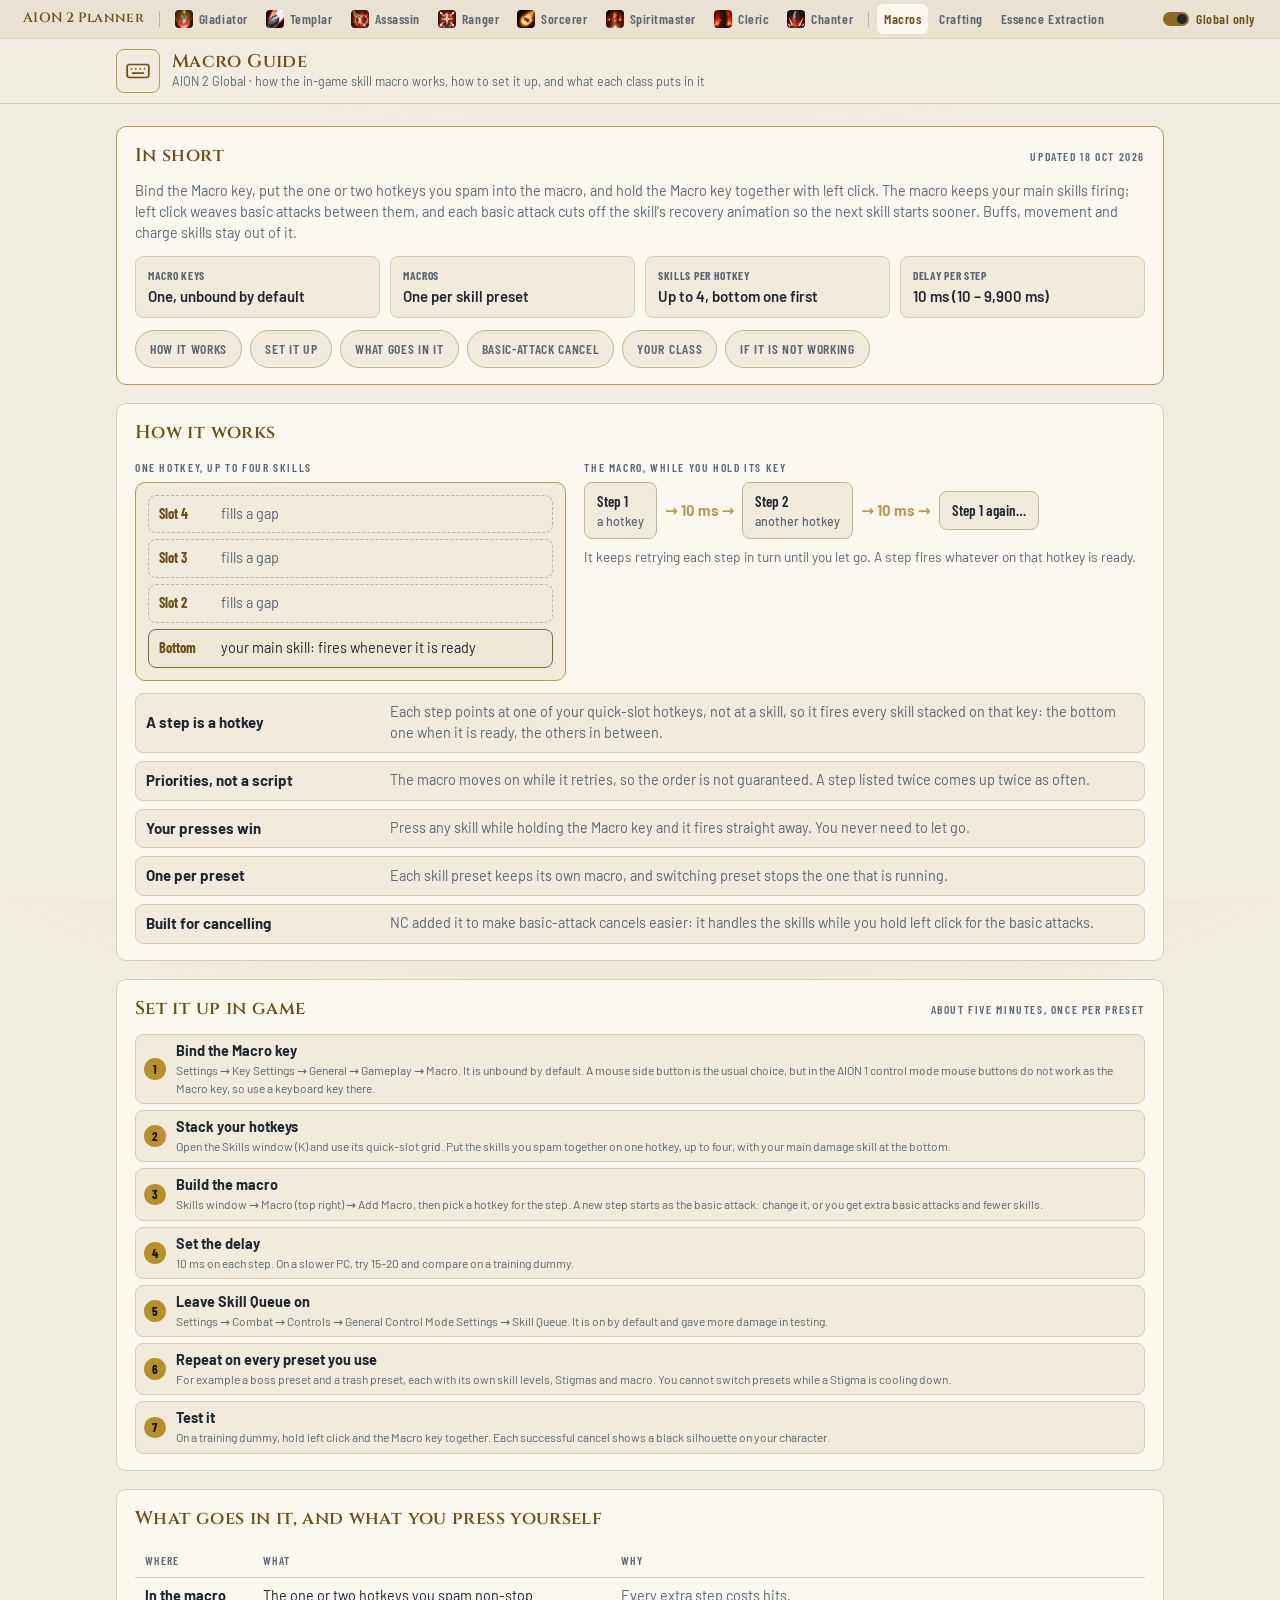
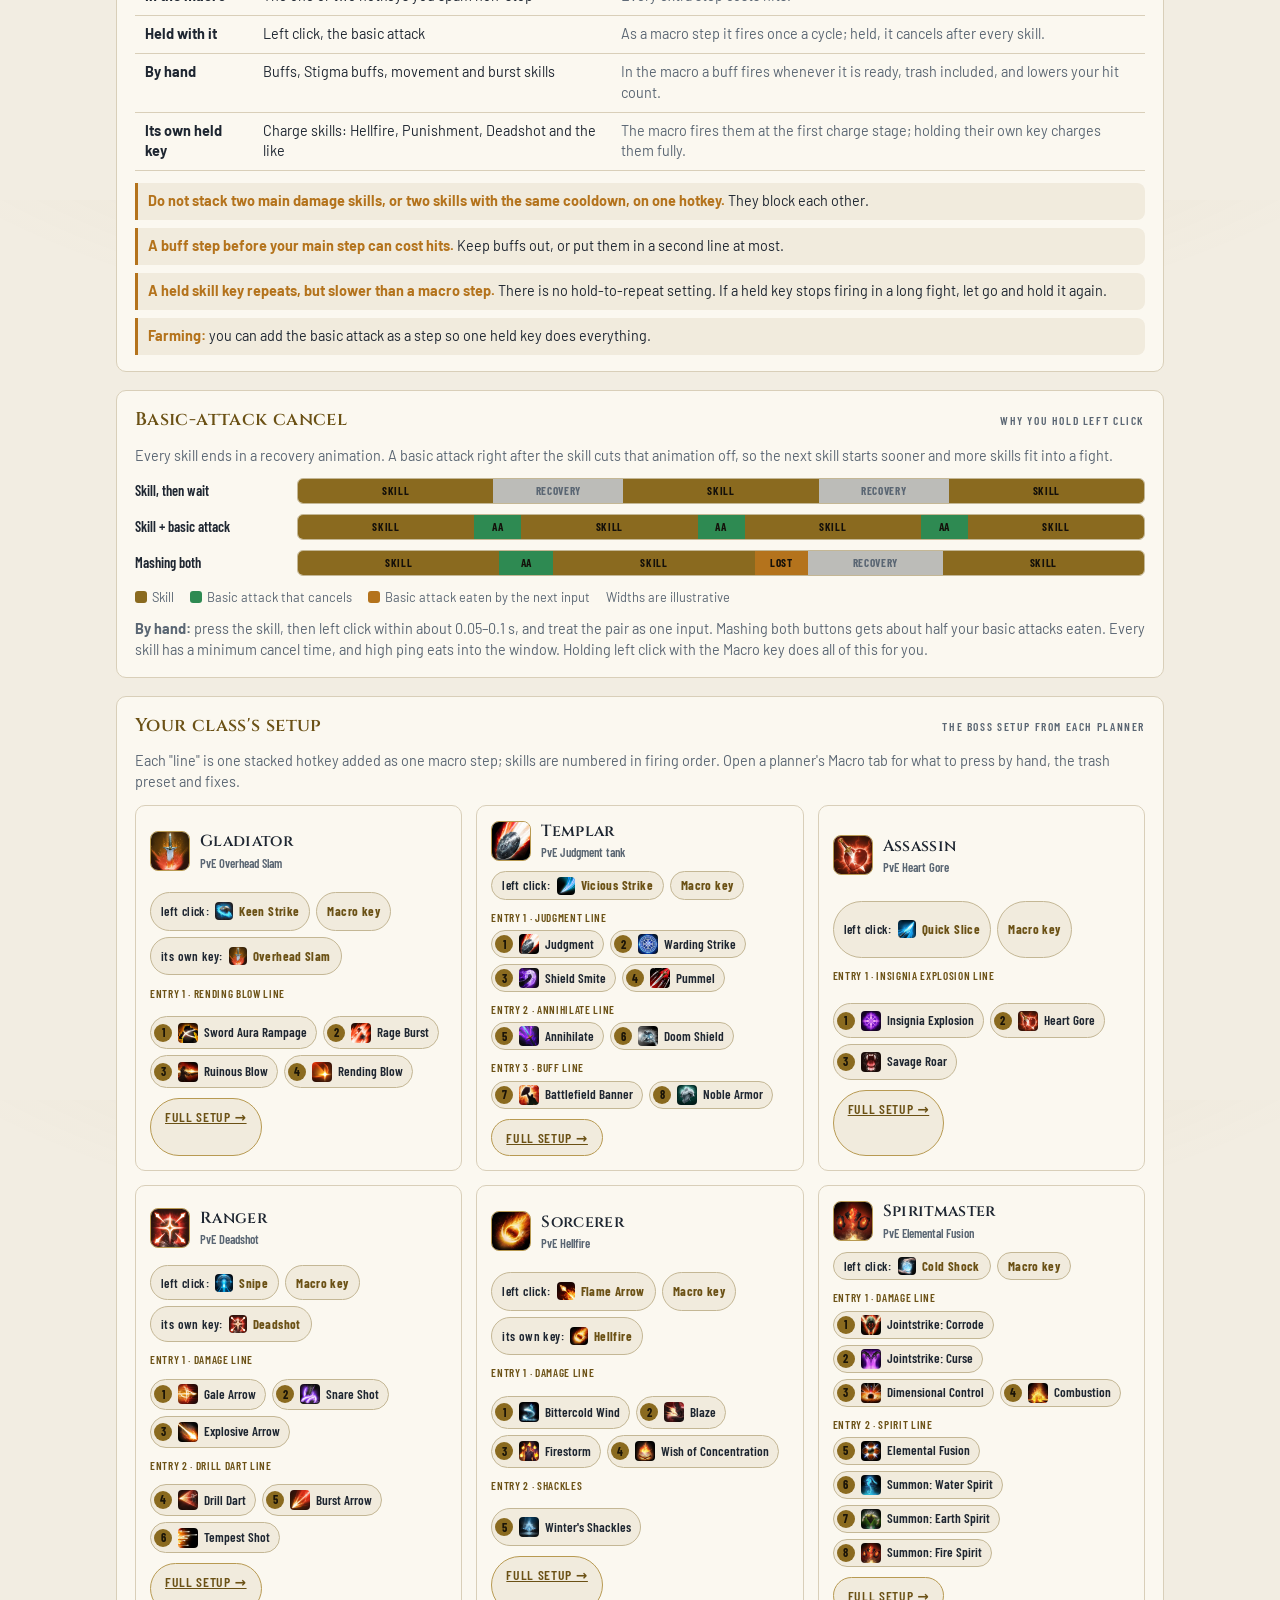
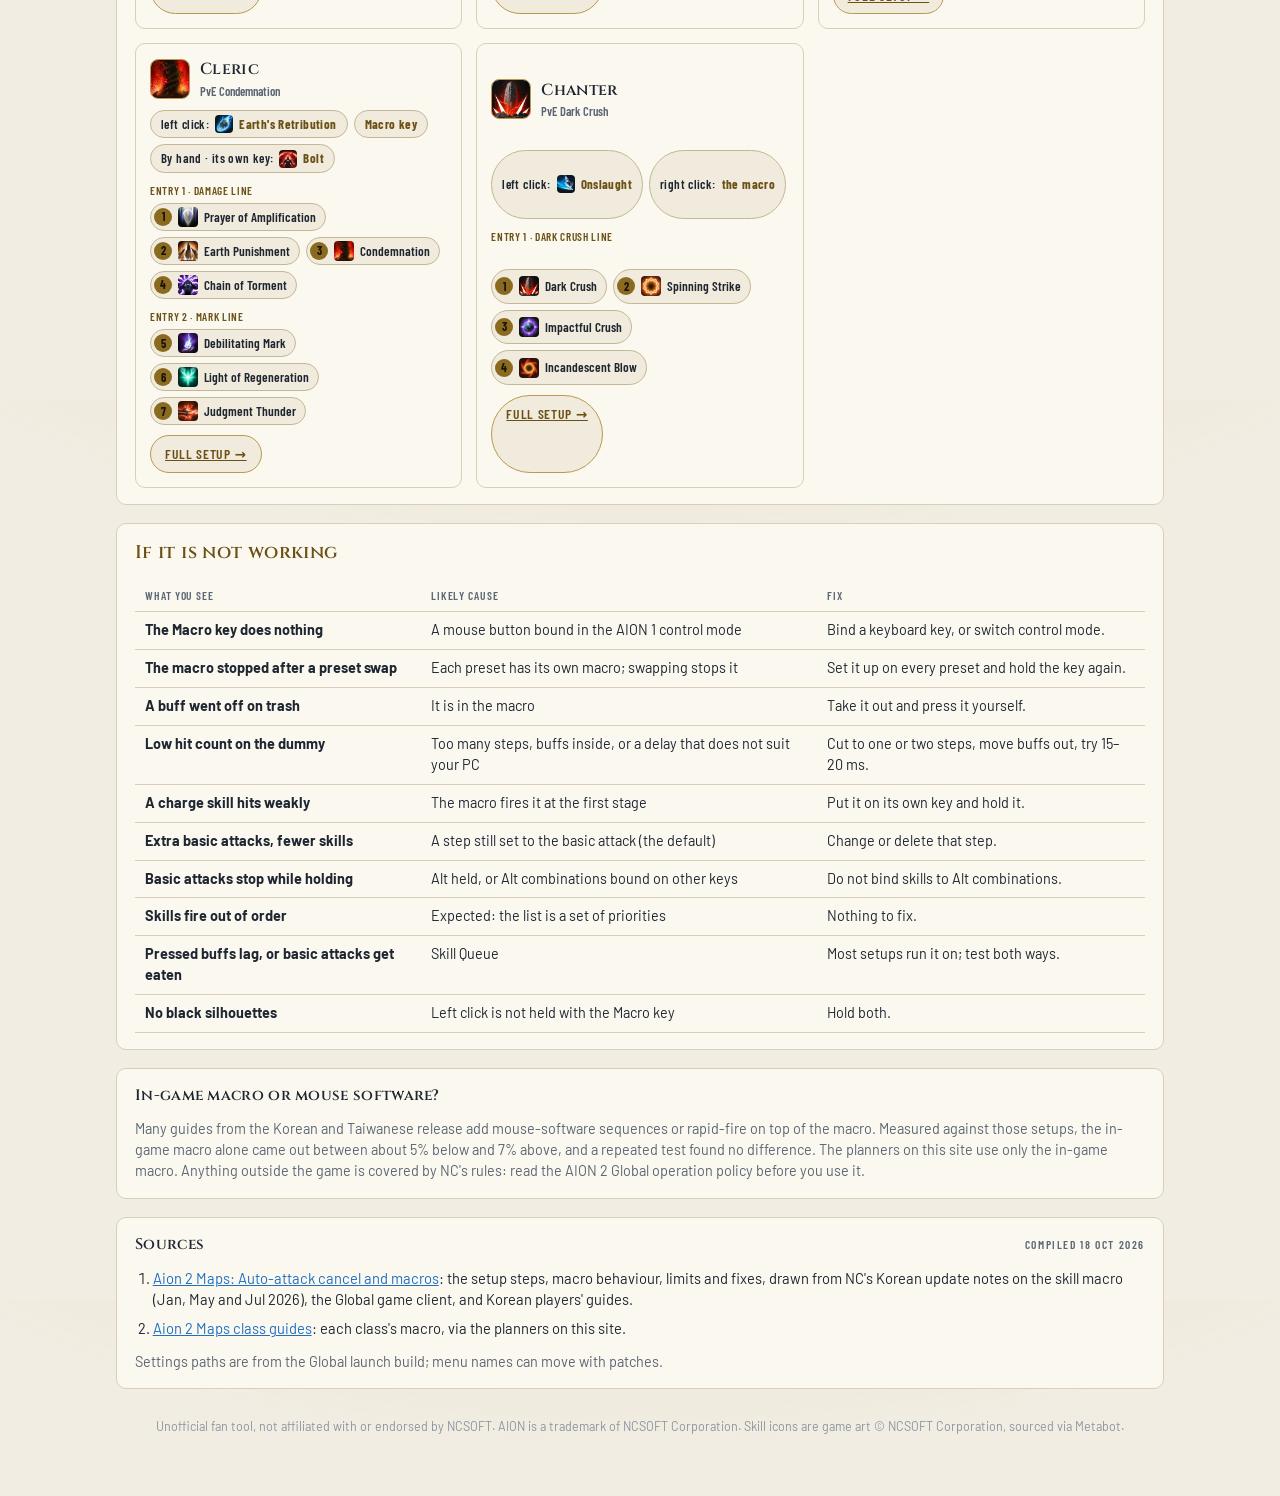
<file: macros/index.html>
<!doctype html>
<html lang="en">
<head>
<meta charset="utf-8">
<meta name="viewport" content="width=device-width,initial-scale=1">
<title>AION 2 Macro Guide</title>
<meta name="description" content="How the AION 2 in-game skill macro works, how to set it up step by step, what to put in it, how basic-attack cancelling works, and the macro setup for every class.">
<link rel="stylesheet" href="https://fonts.googleapis.com/css2?family=Cinzel:wght@500;600;700&family=Barlow:wght@400;500;600;700&family=Barlow+Condensed:wght@500;600;700&display=swap">
<link rel="stylesheet" href="../shared/planner.css">
<style>
.brand .gem{width:44px;height:44px;border-radius:8px;border:1px solid var(--gold-dim);box-shadow:0 0 0 2px var(--bg);display:grid;place-items:center;background:var(--panel2);color:var(--gold2);flex:none}
.toc{display:flex;flex-wrap:wrap;gap:8px}
.toc a{text-decoration:none}
section[id]{scroll-margin-top:80px}
.facts{display:grid;grid-template-columns:repeat(auto-fit,minmax(200px,1fr));gap:10px}
.facts div{padding:10px 12px;border:1px solid var(--line);border-radius:8px;background:var(--panel2)}
.facts b{display:block;font-family:var(--font-cond);letter-spacing:.06em;text-transform:uppercase;font-size:.72rem;color:var(--muted);margin-bottom:2px}
.facts span{font-weight:600}
/* hotkey stack + macro loop diagram */
.howfig{display:grid;grid-template-columns:minmax(0,1fr) minmax(0,1.3fr);gap:18px;align-items:start}
@media (max-width:760px){ .howfig{grid-template-columns:1fr} }
.hk{display:grid;gap:6px;padding:12px;border:1px solid var(--gold-dim);border-radius:10px;background:var(--panel2)}
.hk .slot{display:flex;align-items:center;gap:10px;padding:8px 10px;border-radius:8px;border:1px dashed var(--line2);color:var(--muted);font-size:.9rem}
.hk .slot.main{border-style:solid;border-color:var(--gold);color:var(--fg);background:color-mix(in srgb, var(--gold) 12%, var(--panel))}
.hk .slot i{font-style:normal;font-family:var(--font-cond);font-weight:700;color:var(--gold2);min-width:3.6em}
.loop{display:flex;flex-wrap:wrap;align-items:center;gap:8px}
.loop .stp{padding:8px 12px;border-radius:8px;border:1px solid var(--line2);background:var(--panel2);font-family:var(--font-cond);font-weight:600}
.loop .stp small{display:block;font-weight:500;color:var(--muted);font-family:var(--font-body)}
.loop .ar{color:var(--gold-dim);font-weight:700}
.loop .back{flex-basis:100%;font-size:.85rem;color:var(--muted)}
/* cancel timeline */
.tl{display:grid;gap:10px}
.tl .row{display:grid;grid-template-columns:150px 1fr;gap:12px;align-items:center}
@media (max-width:560px){ .tl .row{grid-template-columns:1fr} }
.tl .lab{font-family:var(--font-cond);font-weight:600;font-size:.9rem}
.tl .bar{display:flex;height:26px;border-radius:6px;overflow:hidden;border:1px solid var(--line2)}
.tl .bar span{display:grid;place-items:center;font-family:var(--font-cond);font-weight:700;font-size:.7rem;letter-spacing:.06em;color:#14100a;min-width:0;overflow:hidden}
.tl .s{background:var(--gold);flex:3}
.tl .r{background:color-mix(in srgb, var(--muted) 35%, var(--panel2));color:var(--muted)!important;flex:2}
.tl .a{background:var(--ok);flex:.8}
.tl .e{background:var(--warn);flex:.8}
.tl .pad{flex:2;background:transparent}
.legend i{border-radius:3px}
/* class cards */
.ccards{display:grid;grid-template-columns:repeat(auto-fill,minmax(320px,1fr));gap:14px}
.mc{display:grid;gap:10px;padding:14px;border:1px solid var(--line);border-radius:10px;background:var(--panel);min-width:0}
.mc header{display:flex;align-items:center;gap:10px}
.mc header img{width:40px;height:40px;border-radius:8px;border:1px solid var(--gold-dim)}
.mc header h3{font-size:1rem}
.mc header small{display:block;color:var(--muted);font-family:var(--font-cond);font-weight:600}
.mc .hold{display:flex;flex-wrap:wrap;gap:6px}
.mc .hold .chip{font-size:.8rem}
.mc .hold .chip img{width:18px;height:18px;border-radius:4px}
.mc .line{display:grid;gap:4px}
.mc .line .tag{font-family:var(--font-cond);font-weight:600;letter-spacing:.06em;text-transform:uppercase;font-size:.7rem;color:var(--gold2)}
.mc ol{display:flex;flex-wrap:wrap;gap:6px;margin:0;padding:0;list-style:none}
.mc ol li{display:inline-flex;align-items:center;gap:6px;padding:3px 9px 3px 3px;border-radius:999px;border:1px solid var(--line2);background:var(--panel2);font-family:var(--font-cond);font-weight:600;font-size:.82rem}
.mc ol li b{width:1.5em;height:1.5em;border-radius:50%;display:grid;place-items:center;background:var(--gold);color:#1a1408;font-size:.75rem}
.mc ol li img{width:20px;height:20px;border-radius:4px}
.mc a.go{justify-self:start}
td b{color:var(--fg)}
</style>
</head>
<body>
<nav class="site" id="site" aria-label="Planners"></nav>
<header class="top"><div class="wrap">
  <div class="brand">
    <span class="gem" aria-hidden="true"><svg width="26" height="26" viewBox="0 0 24 24" fill="none" stroke="currentColor" stroke-width="1.6" stroke-linecap="round" stroke-linejoin="round"><rect x="2" y="6" width="20" height="12" rx="2"/><path d="M6 10h.01M10 10h.01M14 10h.01M18 10h.01M7 14h10"/></svg></span>
    <div><h1>Macro Guide</h1><p class="sub">AION 2 Global · how the in-game skill macro works, how to set it up, and what each class puts in it</p></div>
  </div>
</div></header>

<main><div class="wrap">
  <div class="card gold">
    <header><h2>In short</h2><span class="eyebrow">updated 18 Oct 2026</span></header>
    <p class="note">Bind the Macro key, put the one or two hotkeys you spam into the macro, and hold the Macro key together with left click. The macro keeps your main skills firing; left click weaves basic attacks between them, and each basic attack cuts off the skill's recovery animation so the next skill starts sooner. Buffs, movement and charge skills stay out of it.</p>
    <div class="facts">
      <div><b>Macro keys</b><span>One, unbound by default</span></div>
      <div><b>Macros</b><span>One per skill preset</span></div>
      <div><b>Skills per hotkey</b><span>Up to 4, bottom one first</span></div>
      <div><b>Delay per step</b><span>10 ms (10 – 9,900 ms)</span></div>
    </div>
    <nav class="toc" aria-label="On this page">
      <a class="pill ghost" href="#how">How it works</a><a class="pill ghost" href="#setup">Set it up</a><a class="pill ghost" href="#what">What goes in it</a><a class="pill ghost" href="#cancel">Basic-attack cancel</a><a class="pill ghost" href="#classes">Your class</a><a class="pill ghost" href="#fix">If it is not working</a>
    </nav>
  </div>

  <section class="card" id="how">
    <header><h2>How it works</h2></header>
    <div class="howfig">
      <div>
        <p class="eyebrow" style="margin-bottom:6px">One hotkey, up to four skills</p>
        <div class="hk">
          <div class="slot"><i>Slot 4</i>fills a gap</div>
          <div class="slot"><i>Slot 3</i>fills a gap</div>
          <div class="slot"><i>Slot 2</i>fills a gap</div>
          <div class="slot main"><i>Bottom</i>your main skill: fires whenever it is ready</div>
        </div>
      </div>
      <div>
        <p class="eyebrow" style="margin-bottom:6px">The macro, while you hold its key</p>
        <div class="loop">
          <span class="stp">Step 1<small>a hotkey</small></span><span class="ar">→ 10 ms →</span>
          <span class="stp">Step 2<small>another hotkey</small></span><span class="ar">→ 10 ms →</span>
          <span class="stp">Step 1 again…</span>
          <span class="back">It keeps retrying each step in turn until you let go. A step fires whatever on that hotkey is ready.</span>
        </div>
      </div>
    </div>
    <ul class="when">
      <li><span class="who"><b>A step is a hotkey</b></span><span class="why">Each step points at one of your quick-slot hotkeys, not at a skill, so it fires every skill stacked on that key: the bottom one when it is ready, the others in between.</span></li>
      <li><span class="who"><b>Priorities, not a script</b></span><span class="why">The macro moves on while it retries, so the order is not guaranteed. A step listed twice comes up twice as often.</span></li>
      <li><span class="who"><b>Your presses win</b></span><span class="why">Press any skill while holding the Macro key and it fires straight away. You never need to let go.</span></li>
      <li><span class="who"><b>One per preset</b></span><span class="why">Each skill preset keeps its own macro, and switching preset stops the one that is running.</span></li>
      <li><span class="who"><b>Built for cancelling</b></span><span class="why">NC added it to make basic-attack cancels easier: it handles the skills while you hold left click for the basic attacks.</span></li>
    </ul>
  </section>

  <section class="card" id="setup">
    <header><h2>Set it up in game</h2><span class="eyebrow">about five minutes, once per preset</span></header>
    <ol class="steps">
      <li class="ph0"><span class="n">1</span><span><b>Bind the Macro key</b><small>Settings → Key Settings → General → Gameplay → Macro. It is unbound by default. A mouse side button is the usual choice, but in the AION 1 control mode mouse buttons do not work as the Macro key, so use a keyboard key there.</small></span><span class="cost"></span></li>
      <li class="ph0"><span class="n">2</span><span><b>Stack your hotkeys</b><small>Open the Skills window (K) and use its quick-slot grid. Put the skills you spam together on one hotkey, up to four, with your main damage skill at the bottom.</small></span><span class="cost"></span></li>
      <li class="ph0"><span class="n">3</span><span><b>Build the macro</b><small>Skills window → Macro (top right) → Add Macro, then pick a hotkey for the step. A new step starts as the basic attack: change it, or you get extra basic attacks and fewer skills.</small></span><span class="cost"></span></li>
      <li class="ph0"><span class="n">4</span><span><b>Set the delay</b><small>10 ms on each step. On a slower PC, try 15–20 and compare on a training dummy.</small></span><span class="cost"></span></li>
      <li class="ph0"><span class="n">5</span><span><b>Leave Skill Queue on</b><small>Settings → Combat → Controls → General Control Mode Settings → Skill Queue. It is on by default and gave more damage in testing.</small></span><span class="cost"></span></li>
      <li class="ph0"><span class="n">6</span><span><b>Repeat on every preset you use</b><small>For example a boss preset and a trash preset, each with its own skill levels, Stigmas and macro. You cannot switch presets while a Stigma is cooling down.</small></span><span class="cost"></span></li>
      <li class="ph0"><span class="n">7</span><span><b>Test it</b><small>On a training dummy, hold left click and the Macro key together. Each successful cancel shows a black silhouette on your character.</small></span><span class="cost"></span></li>
    </ol>
  </section>

  <section class="card" id="what">
    <header><h2>What goes in it, and what you press yourself</h2></header>
    <div class="tscroll"><table><thead><tr><th>Where</th><th>What</th><th>Why</th></tr></thead><tbody>
      <tr><td><b>In the macro</b></td><td>The one or two hotkeys you spam non-stop</td><td class="muted">Every extra step costs hits.</td></tr>
      <tr><td><b>Held with it</b></td><td>Left click, the basic attack</td><td class="muted">As a macro step it fires once a cycle; held, it cancels after every skill.</td></tr>
      <tr><td><b>By hand</b></td><td>Buffs, Stigma buffs, movement and burst skills</td><td class="muted">In the macro a buff fires whenever it is ready, trash included, and lowers your hit count.</td></tr>
      <tr><td><b>Its own held key</b></td><td>Charge skills: Hellfire, Punishment, Deadshot and the like</td><td class="muted">The macro fires them at the first charge stage; holding their own key charges them fully.</td></tr>
    </tbody></table></div>
    <ul class="fix">
      <li><b>Do not stack two main damage skills, or two skills with the same cooldown, on one hotkey.</b> They block each other.</li>
      <li><b>A buff step before your main step can cost hits.</b> Keep buffs out, or put them in a second line at most.</li>
      <li><b>A held skill key repeats, but slower than a macro step.</b> There is no hold-to-repeat setting. If a held key stops firing in a long fight, let go and hold it again.</li>
      <li><b>Farming:</b> you can add the basic attack as a step so one held key does everything.</li>
    </ul>
  </section>

  <section class="card" id="cancel">
    <header><h2>Basic-attack cancel</h2><span class="eyebrow">why you hold left click</span></header>
    <p class="note">Every skill ends in a recovery animation. A basic attack right after the skill cuts that animation off, so the next skill starts sooner and more skills fit into a fight.</p>
    <div class="tl" aria-label="Three timelines: skill then wait, skill plus basic attack, and mashing both">
      <div class="row"><span class="lab">Skill, then wait</span><div class="bar"><span class="s">SKILL</span><span class="r">RECOVERY</span><span class="s">SKILL</span><span class="r">RECOVERY</span><span class="s">SKILL</span></div></div>
      <div class="row"><span class="lab">Skill + basic attack</span><div class="bar"><span class="s">SKILL</span><span class="a">AA</span><span class="s">SKILL</span><span class="a">AA</span><span class="s">SKILL</span><span class="a">AA</span><span class="s">SKILL</span></div></div>
      <div class="row"><span class="lab">Mashing both</span><div class="bar"><span class="s">SKILL</span><span class="a">AA</span><span class="s">SKILL</span><span class="e">LOST</span><span class="r">RECOVERY</span><span class="s">SKILL</span></div></div>
    </div>
    <div class="legend"><span><i style="background:var(--gold)"></i>Skill</span><span><i style="background:var(--ok)"></i>Basic attack that cancels</span><span><i style="background:var(--warn)"></i>Basic attack eaten by the next input</span><span>Widths are illustrative</span></div>
    <p class="note"><b>By hand:</b> press the skill, then left click within about 0.05–0.1 s, and treat the pair as one input. Mashing both buttons gets about half your basic attacks eaten. Every skill has a minimum cancel time, and high ping eats into the window. Holding left click with the Macro key does all of this for you.</p>
  </section>

  <section class="card" id="classes">
    <header><h2>Your class's setup</h2><span class="eyebrow">the boss setup from each planner</span></header>
    <p class="note">Each "line" is one stacked hotkey added as one macro step; skills are numbered in firing order. Open a planner's Macro tab for what to press by hand, the trash preset and fixes.</p>
    <div class="ccards">
      <article class="mc">
        <header><img src="../gladiator-planner/icons/11170000.webp" alt=""><div><h3>Gladiator</h3><small>PvE Overhead Slam</small></div></header>
        <div class="hold"><span class="chip">left click: <img src="../gladiator-planner/icons/11020000.webp" alt=""><b>Keen Strike</b></span><span class="chip"><b>Macro key</b></span><span class="chip">its own key: <img src="../gladiator-planner/icons/11170000.webp" alt=""><b>Overhead Slam</b></span></div>
        <div class="line"><span class="tag">Entry 1 · Rending Blow line</span><ol><li><b>1</b><img src="../gladiator-planner/icons/11280000.webp" alt="">Sword Aura Rampage</li><li><b>2</b><img src="../gladiator-planner/icons/11390000.webp" alt="">Rage Burst</li><li><b>3</b><img src="../gladiator-planner/icons/11100000.webp" alt="">Ruinous Blow</li><li><b>4</b><img src="../gladiator-planner/icons/11010000.webp" alt="">Rending Blow</li></ol></div>
        <a class="pill go" href="../gladiator-planner/index.html#macro">Full setup →</a>
      </article>
      <article class="mc">
        <header><img src="../templar-planner/icons/12240000.webp" alt=""><div><h3>Templar</h3><small>PvE Judgment tank</small></div></header>
        <div class="hold"><span class="chip">left click: <img src="../templar-planner/icons/12010000.webp" alt=""><b>Vicious Strike</b></span><span class="chip"><b>Macro key</b></span></div>
        <div class="line"><span class="tag">Entry 1 · Judgment line</span><ol><li><b>1</b><img src="../templar-planner/icons/12240000.webp" alt="">Judgment</li><li><b>2</b><img src="../templar-planner/icons/12350000.webp" alt="">Warding Strike</li><li><b>3</b><img src="../templar-planner/icons/12100000.webp" alt="">Shield Smite</li><li><b>4</b><img src="../templar-planner/icons/12040000.webp" alt="">Pummel</li></ol></div><div class="line"><span class="tag">Entry 2 · Annihilate line</span><ol><li><b>5</b><img src="../templar-planner/icons/12300000.webp" alt="">Annihilate</li><li><b>6</b><img src="../templar-planner/icons/12070000.webp" alt="">Doom Shield</li></ol></div><div class="line"><span class="tag">Entry 3 · Buff line</span><ol><li><b>7</b><img src="../templar-planner/icons/12450000.webp" alt="">Battlefield Banner</li><li><b>8</b><img src="../templar-planner/icons/12230000.webp" alt="">Noble Armor</li></ol></div>
        <a class="pill go" href="../templar-planner/index.html#macro">Full setup →</a>
      </article>
      <article class="mc">
        <header><img src="../assassin-planner/icons/13350000.webp" alt=""><div><h3>Assassin</h3><small>PvE Heart Gore</small></div></header>
        <div class="hold"><span class="chip">left click: <img src="../assassin-planner/icons/13010000.webp" alt=""><b>Quick Slice</b></span><span class="chip"><b>Macro key</b></span></div>
        <div class="line"><span class="tag">Entry 1 · Insignia Explosion line</span><ol><li><b>1</b><img src="../assassin-planner/icons/13130000.webp" alt="">Insignia Explosion</li><li><b>2</b><img src="../assassin-planner/icons/13350000.webp" alt="">Heart Gore</li><li><b>3</b><img src="../assassin-planner/icons/13100000.webp" alt="">Savage Roar</li></ol></div>
        <a class="pill go" href="../assassin-planner/index.html#macro">Full setup →</a>
      </article>
      <article class="mc">
        <header><img src="../ranger-planner/icons/14010000.webp" alt=""><div><h3>Ranger</h3><small>PvE Deadshot</small></div></header>
        <div class="hold"><span class="chip">left click: <img src="../ranger-planner/icons/14020000.webp" alt=""><b>Snipe</b></span><span class="chip"><b>Macro key</b></span><span class="chip">its own key: <img src="../ranger-planner/icons/14010000.webp" alt=""><b>Deadshot</b></span></div>
        <div class="line"><span class="tag">Entry 1 · Damage line</span><ol><li><b>1</b><img src="../ranger-planner/icons/14110000.webp" alt="">Gale Arrow</li><li><b>2</b><img src="../ranger-planner/icons/14130000.webp" alt="">Snare Shot</li><li><b>3</b><img src="../ranger-planner/icons/14360000.webp" alt="">Explosive Arrow</li></ol></div><div class="line"><span class="tag">Entry 2 · Drill Dart line</span><ol><li><b>4</b><img src="../ranger-planner/icons/14050000.webp" alt="">Drill Dart</li><li><b>5</b><img src="../ranger-planner/icons/14080000.webp" alt="">Burst Arrow</li><li><b>6</b><img src="../ranger-planner/icons/14340000.webp" alt="">Tempest Shot</li></ol></div>
        <a class="pill go" href="../ranger-planner/index.html#macro">Full setup →</a>
      </article>
      <article class="mc">
        <header><img src="../sorcerer-planner/icons/15060000.webp" alt=""><div><h3>Sorcerer</h3><small>PvE Hellfire</small></div></header>
        <div class="hold"><span class="chip">left click: <img src="../sorcerer-planner/icons/15210000.webp" alt=""><b>Flame Arrow</b></span><span class="chip"><b>Macro key</b></span><span class="chip">its own key: <img src="../sorcerer-planner/icons/15060000.webp" alt=""><b>Hellfire</b></span></div>
        <div class="line"><span class="tag">Entry 1 · Damage line</span><ol><li><b>1</b><img src="../sorcerer-planner/icons/15280000.webp" alt="">Bittercold Wind</li><li><b>2</b><img src="../sorcerer-planner/icons/15050000.webp" alt="">Blaze</li><li><b>3</b><img src="../sorcerer-planner/icons/15040000.webp" alt="">Firestorm</li><li><b>4</b><img src="../sorcerer-planner/icons/15310000.webp" alt="">Wish of Concentration</li></ol></div><div class="line"><span class="tag">Entry 2 · Shackles</span><ol><li><b>5</b><img src="../sorcerer-planner/icons/15110000.webp" alt="">Winter&#x27;s Shackles</li></ol></div>
        <a class="pill go" href="../sorcerer-planner/index.html#macro">Full setup →</a>
      </article>
      <article class="mc">
        <header><img src="../spiritmaster-planner/icons/16100000.webp" alt=""><div><h3>Spiritmaster</h3><small>PvE Elemental Fusion</small></div></header>
        <div class="hold"><span class="chip">left click: <img src="../spiritmaster-planner/icons/16010000.webp" alt=""><b>Cold Shock</b></span><span class="chip"><b>Macro key</b></span></div>
        <div class="line"><span class="tag">Entry 1 · Damage line</span><ol><li><b>1</b><img src="../spiritmaster-planner/icons/16150000.webp" alt="">Jointstrike: Corrode</li><li><b>2</b><img src="../spiritmaster-planner/icons/16140000.webp" alt="">Jointstrike: Curse</li><li><b>3</b><img src="../spiritmaster-planner/icons/16330000.webp" alt="">Dimensional Control</li><li><b>4</b><img src="../spiritmaster-planner/icons/16040000.webp" alt="">Combustion</li></ol></div><div class="line"><span class="tag">Entry 2 · Spirit line</span><ol><li><b>5</b><img src="../spiritmaster-planner/icons/16300000.webp" alt="">Elemental Fusion</li><li><b>6</b><img src="../spiritmaster-planner/icons/16110000.webp" alt="">Summon: Water Spirit</li><li><b>7</b><img src="../spiritmaster-planner/icons/16130000.webp" alt="">Summon: Earth Spirit</li><li><b>8</b><img src="../spiritmaster-planner/icons/16100000.webp" alt="">Summon: Fire Spirit</li></ol></div>
        <a class="pill go" href="../spiritmaster-planner/index.html#macro">Full setup →</a>
      </article>
      <article class="mc">
        <header><img src="../cleric-planner/icons/17350000.webp" alt=""><div><h3>Cleric</h3><small>PvE Condemnation</small></div></header>
        <div class="hold"><span class="chip">left click: <img src="../cleric-planner/icons/17010000.webp" alt=""><b>Earth&#x27;s Retribution</b></span><span class="chip"><b>Macro key</b></span><span class="chip">By hand · its own key: <img src="../cleric-planner/icons/17060000.webp" alt=""><b>Bolt</b></span></div>
        <div class="line"><span class="tag">Entry 1 · Damage line</span><ol><li><b>1</b><img src="../cleric-planner/icons/17430000.webp" alt="">Prayer of Amplification</li><li><b>2</b><img src="../cleric-planner/icons/17400000.webp" alt="">Earth Punishment</li><li><b>3</b><img src="../cleric-planner/icons/17350000.webp" alt="">Condemnation</li><li><b>4</b><img src="../cleric-planner/icons/17070000.webp" alt="">Chain of Torment</li></ol></div><div class="line"><span class="tag">Entry 2 · Mark line</span><ol><li><b>5</b><img src="../cleric-planner/icons/17080000.webp" alt="">Debilitating Mark</li><li><b>6</b><img src="../cleric-planner/icons/17090000.webp" alt="">Light of Regeneration</li><li><b>7</b><img src="../cleric-planner/icons/17040000.webp" alt="">Judgment Thunder</li></ol></div>
        <a class="pill go" href="../cleric-planner/index.html#macro">Full setup →</a>
      </article>
      <article class="mc">
        <header><img src="../chanter-planner/icons/18100000.webp" alt=""><div><h3>Chanter</h3><small>PvE Dark Crush</small></div></header>
        <div class="hold"><span class="chip">left click: <img src="../chanter-planner/icons/18010000.webp" alt=""><b>Onslaught</b></span><span class="chip">right click: <b>the macro</b></span></div>
        <div class="line"><span class="tag">Entry 1 · Dark Crush line</span><ol><li><b>1</b><img src="../chanter-planner/icons/18100000.webp" alt="">Dark Crush</li><li><b>2</b><img src="../chanter-planner/icons/18290000.webp" alt="">Spinning Strike</li><li><b>3</b><img src="../chanter-planner/icons/18060000.webp" alt="">Impactful Crush</li><li><b>4</b><img src="../chanter-planner/icons/18040000.webp" alt="">Incandescent Blow</li></ol></div>
        <a class="pill go" href="../chanter-planner/index.html#macro">Full setup →</a>
      </article>
    </div>
  </section>

  <section class="card" id="fix">
    <header><h2>If it is not working</h2></header>
    <div class="tscroll"><table><thead><tr><th>What you see</th><th>Likely cause</th><th>Fix</th></tr></thead><tbody>
      <tr><td><b>The Macro key does nothing</b></td><td>A mouse button bound in the AION 1 control mode</td><td>Bind a keyboard key, or switch control mode.</td></tr>
      <tr><td><b>The macro stopped after a preset swap</b></td><td>Each preset has its own macro; swapping stops it</td><td>Set it up on every preset and hold the key again.</td></tr>
      <tr><td><b>A buff went off on trash</b></td><td>It is in the macro</td><td>Take it out and press it yourself.</td></tr>
      <tr><td><b>Low hit count on the dummy</b></td><td>Too many steps, buffs inside, or a delay that does not suit your PC</td><td>Cut to one or two steps, move buffs out, try 15–20 ms.</td></tr>
      <tr><td><b>A charge skill hits weakly</b></td><td>The macro fires it at the first stage</td><td>Put it on its own key and hold it.</td></tr>
      <tr><td><b>Extra basic attacks, fewer skills</b></td><td>A step still set to the basic attack (the default)</td><td>Change or delete that step.</td></tr>
      <tr><td><b>Basic attacks stop while holding</b></td><td>Alt held, or Alt combinations bound on other keys</td><td>Do not bind skills to Alt combinations.</td></tr>
      <tr><td><b>Skills fire out of order</b></td><td>Expected: the list is a set of priorities</td><td>Nothing to fix.</td></tr>
      <tr><td><b>Pressed buffs lag, or basic attacks get eaten</b></td><td>Skill Queue</td><td>Most setups run it on; test both ways.</td></tr>
      <tr><td><b>No black silhouettes</b></td><td>Left click is not held with the Macro key</td><td>Hold both.</td></tr>
    </tbody></table></div>
  </section>

  <section class="card">
    <header><h3>In-game macro or mouse software?</h3></header>
    <p class="note">Many guides from the Korean and Taiwanese release add mouse-software sequences or rapid-fire on top of the macro. Measured against those setups, the in-game macro alone came out between about 5% below and 7% above, and a repeated test found no difference. The planners on this site use only the in-game macro. Anything outside the game is covered by NC's rules: read the AION 2 Global operation policy before you use it.</p>
  </section>

  <section class="card">
    <header><h3>Sources</h3><span class="eyebrow">compiled 18 Oct 2026</span></header>
    <ol class="src">
      <li><a href="https://aion2maps.com/guides/auto-attack-cancel-and-macros/" target="_blank" rel="noopener">Aion 2 Maps: Auto-attack cancel and macros</a>: the setup steps, macro behaviour, limits and fixes, drawn from NC's Korean update notes on the skill macro (Jan, May and Jul 2026), the Global game client, and Korean players' guides.</li>
      <li><a href="https://aion2maps.com/guides/classes/" target="_blank" rel="noopener">Aion 2 Maps class guides</a>: each class's macro, via the planners on this site.</li>
    </ol>
    <p class="note">Settings paths are from the Global launch build; menu names can move with patches.</p>
  </section>
  <p class="foot">Unofficial fan tool, not affiliated with or endorsed by NCSOFT. AION is a trademark of NCSOFT Corporation. Skill icons are game art &copy; NCSOFT Corporation, sourced via Metabot.</p>
</div></main>
<script src="../shared/site.js"></script>
<script>siteMenu('macros', '../');</script>
</body>
</html>
</file>
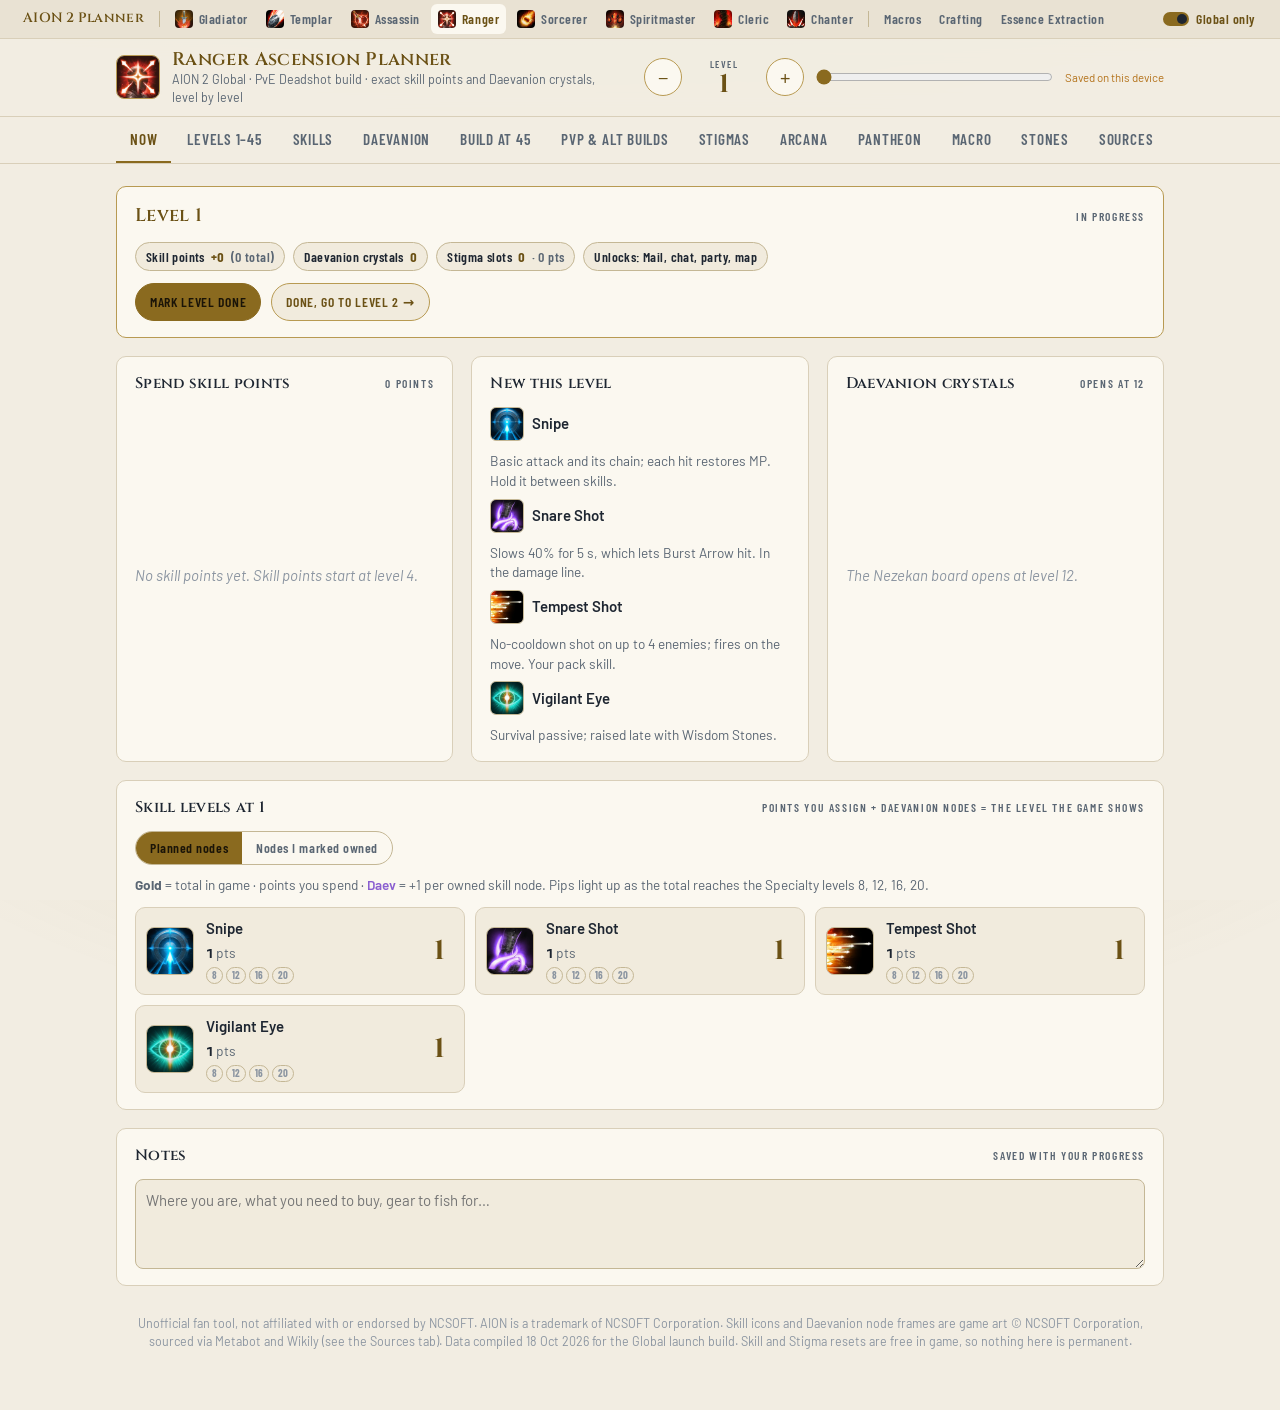
<file: ranger-planner/index.html>
<!doctype html>
<html lang="en">
<head>
<meta charset="utf-8">
<meta name="viewport" content="width=device-width,initial-scale=1">
<title>Ranger Ascension Planner</title>
<meta name="description" content="Ranger levelling planner for AION 2 Global: PvE Deadshot build, skill points, Specialties, Daevanion crystals and Stigmas for every level from 1 to 45.">
<link rel="icon" href="icons/14010000.webp">
<link rel="stylesheet" href="https://fonts.googleapis.com/css2?family=Cinzel:wght@500;600;700&family=Barlow:wght@400;500;600;700&family=Barlow+Condensed:wght@500;600;700&display=swap">
<link rel="stylesheet" href="../shared/planner.css">
</head>
<body>
<nav class="site" id="site" aria-label="Planners"></nav>
<header class="top"><div class="wrap">
  <div class="brand">
    <img src="icons/14010000.webp" alt="">
    <div><h1>Ranger Ascension Planner</h1><p class="sub">AION 2 Global · PvE Deadshot build · exact skill points and Daevanion crystals, level by level</p></div>
  </div>
  <div class="lvl">
    <button class="btn" id="lvDown" aria-label="Level down">−</button>
    <div class="read"><span class="eyebrow">Level</span><output id="lvOut" for="lvRange">1</output></div>
    <button class="btn" id="lvUp" aria-label="Level up">+</button>
    <input type="range" id="lvRange" min="1" max="45" value="1" aria-label="Current level">
    <span class="save" id="saveState">Loading…</span>
  </div>
</div></header>

<nav class="tabs" aria-label="Sections"><div class="wrap" role="tablist">
  <button class="tab" role="tab" data-tab="now" aria-selected="true">Now</button>
  <button class="tab" role="tab" data-tab="levels">Levels 1–45</button>
  <button class="tab" role="tab" data-tab="skills">Skills</button>
  <button class="tab" role="tab" data-tab="daev">Daevanion</button>
  <button class="tab" role="tab" data-tab="build">Build at 45</button>
  <button class="tab" role="tab" data-tab="builds">PvP &amp; alt builds</button>
  <button class="tab" role="tab" data-tab="stig">Stigmas</button>
  <button class="tab" role="tab" data-tab="arcana">Arcana</button>
  <button class="tab" role="tab" data-tab="pantheon">Pantheon</button>
  <button class="tab" role="tab" data-tab="macro">Macro</button>
  <button class="tab" role="tab" data-tab="stones">Stones</button>
  <button class="tab" role="tab" data-tab="src">Sources</button>
</div></nav>

<main><div class="wrap">
  <section class="panel on" id="p-now" role="tabpanel"></section>
  <section class="panel" id="p-levels" role="tabpanel"></section>
  <section class="panel" id="p-skills" role="tabpanel"></section>
  <section class="panel" id="p-daev" role="tabpanel"></section>
  <section class="panel" id="p-build" role="tabpanel"></section>
  <section class="panel" id="p-builds" role="tabpanel"></section>
  <section class="panel" id="p-stig" role="tabpanel"></section>
  <section class="panel" id="p-arcana" role="tabpanel"></section>
  <section class="panel" id="p-pantheon" role="tabpanel"></section>
  <section class="panel" id="p-macro" role="tabpanel"></section>
  <section class="panel" id="p-stones" role="tabpanel"></section>
  <section class="panel" id="p-src" role="tabpanel"></section>
  <p class="foot">Unofficial fan tool, not affiliated with or endorsed by NCSOFT. AION is a trademark of NCSOFT Corporation. Skill icons and Daevanion node frames are game art &copy; NCSOFT Corporation, sourced via Metabot and Wikily (see the Sources tab). Data compiled 18 Oct 2026 for the Global launch build. Skill and Stigma resets are free in game, so nothing here is permanent.</p>
</div></main>
<div class="tip" id="tip" hidden></div>
<script src="../shared/site.js"></script>
<script src="../shared/stones.js"></script>
<script src="../shared/pantheon.js"></script>
<script src="data.js"></script>
<script src="stones.js"></script>
<script src="../shared/planner.js"></script>
</body>
</html>
</file>
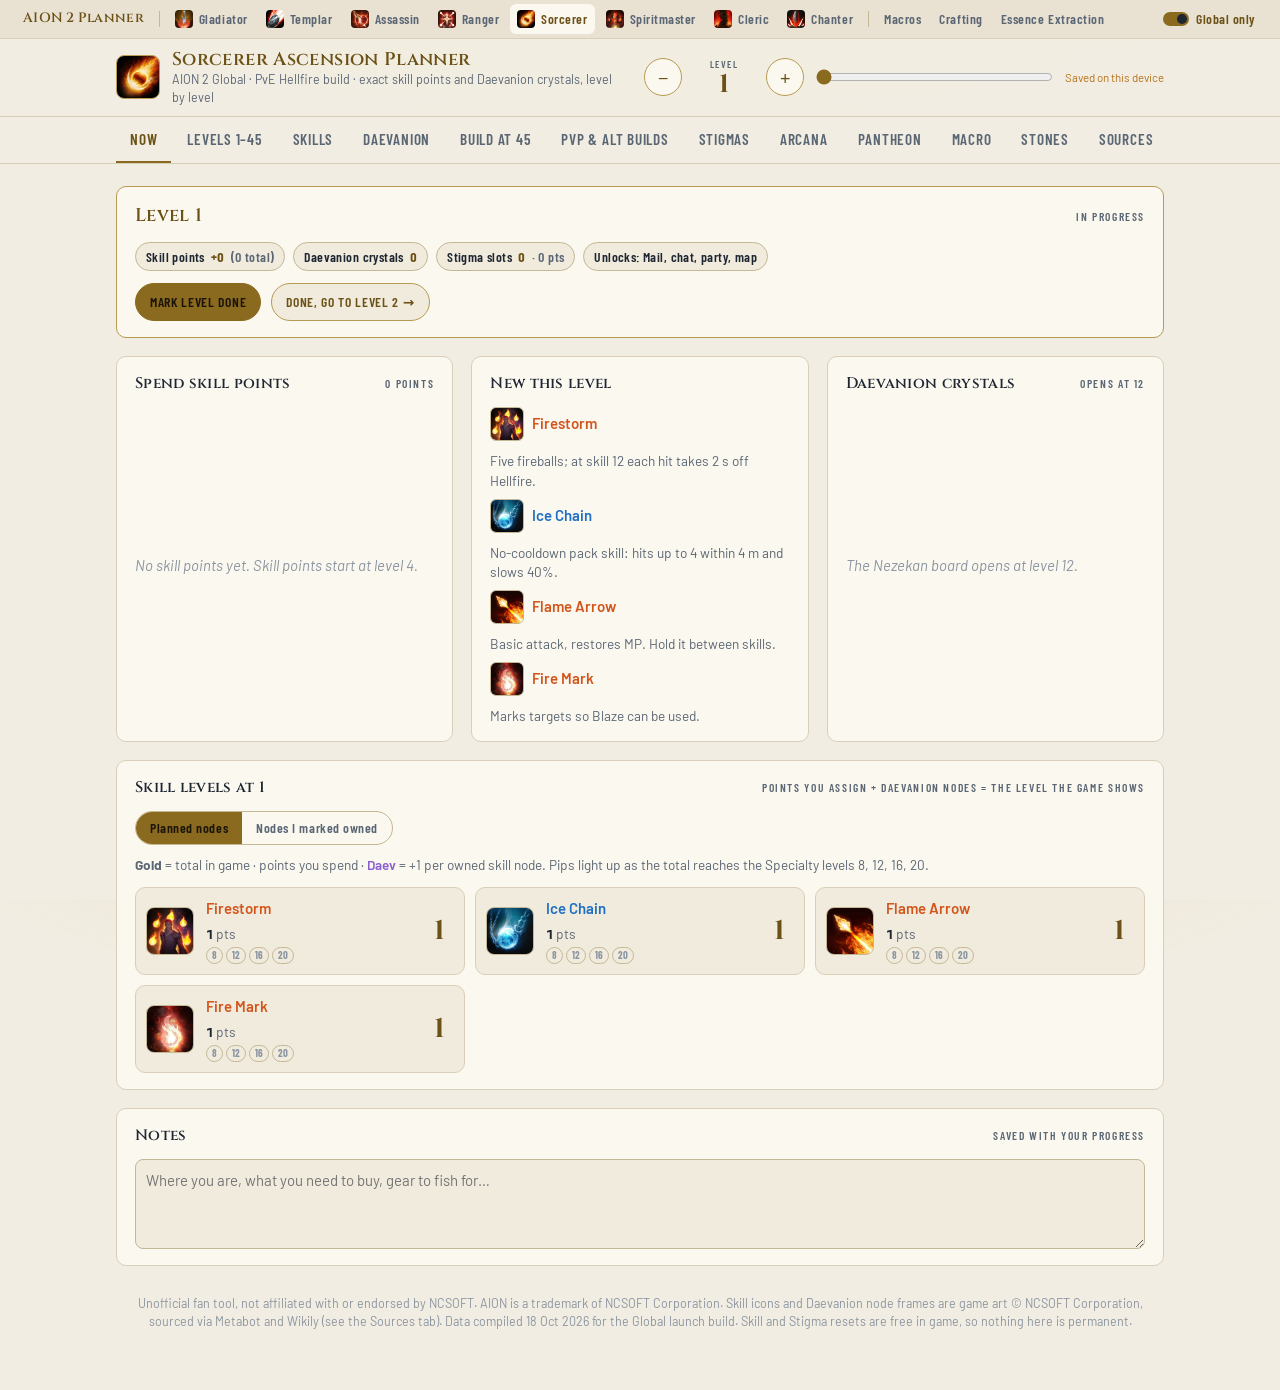
<file: sorcerer-planner/index.html>
<!doctype html>
<html lang="en">
<head>
<meta charset="utf-8">
<meta name="viewport" content="width=device-width,initial-scale=1">
<title>Sorcerer Ascension Planner</title>
<meta name="description" content="Sorcerer levelling planner for AION 2 Global: PvE Hellfire build, skill points, Specialties, Daevanion crystals and Stigmas for every level from 1 to 45.">
<link rel="icon" href="icons/15060000.webp">
<link rel="stylesheet" href="https://fonts.googleapis.com/css2?family=Cinzel:wght@500;600;700&family=Barlow:wght@400;500;600;700&family=Barlow+Condensed:wght@500;600;700&display=swap">
<link rel="stylesheet" href="../shared/planner.css">
</head>
<body>
<nav class="site" id="site" aria-label="Planners"></nav>
<header class="top"><div class="wrap">
  <div class="brand">
    <img src="icons/15060000.webp" alt="">
    <div><h1>Sorcerer Ascension Planner</h1><p class="sub">AION 2 Global · PvE Hellfire build · exact skill points and Daevanion crystals, level by level</p></div>
  </div>
  <div class="lvl">
    <button class="btn" id="lvDown" aria-label="Level down">−</button>
    <div class="read"><span class="eyebrow">Level</span><output id="lvOut" for="lvRange">1</output></div>
    <button class="btn" id="lvUp" aria-label="Level up">+</button>
    <input type="range" id="lvRange" min="1" max="45" value="1" aria-label="Current level">
    <span class="save" id="saveState">Loading…</span>
  </div>
</div></header>

<nav class="tabs" aria-label="Sections"><div class="wrap" role="tablist">
  <button class="tab" role="tab" data-tab="now" aria-selected="true">Now</button>
  <button class="tab" role="tab" data-tab="levels">Levels 1–45</button>
  <button class="tab" role="tab" data-tab="skills">Skills</button>
  <button class="tab" role="tab" data-tab="daev">Daevanion</button>
  <button class="tab" role="tab" data-tab="build">Build at 45</button>
  <button class="tab" role="tab" data-tab="builds">PvP &amp; alt builds</button>
  <button class="tab" role="tab" data-tab="stig">Stigmas</button>
  <button class="tab" role="tab" data-tab="arcana">Arcana</button>
  <button class="tab" role="tab" data-tab="pantheon">Pantheon</button>
  <button class="tab" role="tab" data-tab="macro">Macro</button>
  <button class="tab" role="tab" data-tab="stones">Stones</button>
  <button class="tab" role="tab" data-tab="src">Sources</button>
</div></nav>

<main><div class="wrap">
  <section class="panel on" id="p-now" role="tabpanel"></section>
  <section class="panel" id="p-levels" role="tabpanel"></section>
  <section class="panel" id="p-skills" role="tabpanel"></section>
  <section class="panel" id="p-daev" role="tabpanel"></section>
  <section class="panel" id="p-build" role="tabpanel"></section>
  <section class="panel" id="p-builds" role="tabpanel"></section>
  <section class="panel" id="p-stig" role="tabpanel"></section>
  <section class="panel" id="p-arcana" role="tabpanel"></section>
  <section class="panel" id="p-pantheon" role="tabpanel"></section>
  <section class="panel" id="p-macro" role="tabpanel"></section>
  <section class="panel" id="p-stones" role="tabpanel"></section>
  <section class="panel" id="p-src" role="tabpanel"></section>
  <p class="foot">Unofficial fan tool, not affiliated with or endorsed by NCSOFT. AION is a trademark of NCSOFT Corporation. Skill icons and Daevanion node frames are game art &copy; NCSOFT Corporation, sourced via Metabot and Wikily (see the Sources tab). Data compiled 18 Oct 2026 for the Global launch build. Skill and Stigma resets are free in game, so nothing here is permanent.</p>
</div></main>
<div class="tip" id="tip" hidden></div>
<script src="../shared/site.js"></script>
<script src="../shared/stones.js"></script>
<script src="../shared/pantheon.js"></script>
<script src="data.js"></script>
<script src="stones.js"></script>
<script src="../shared/planner.js"></script>
</body>
</html>
</file>
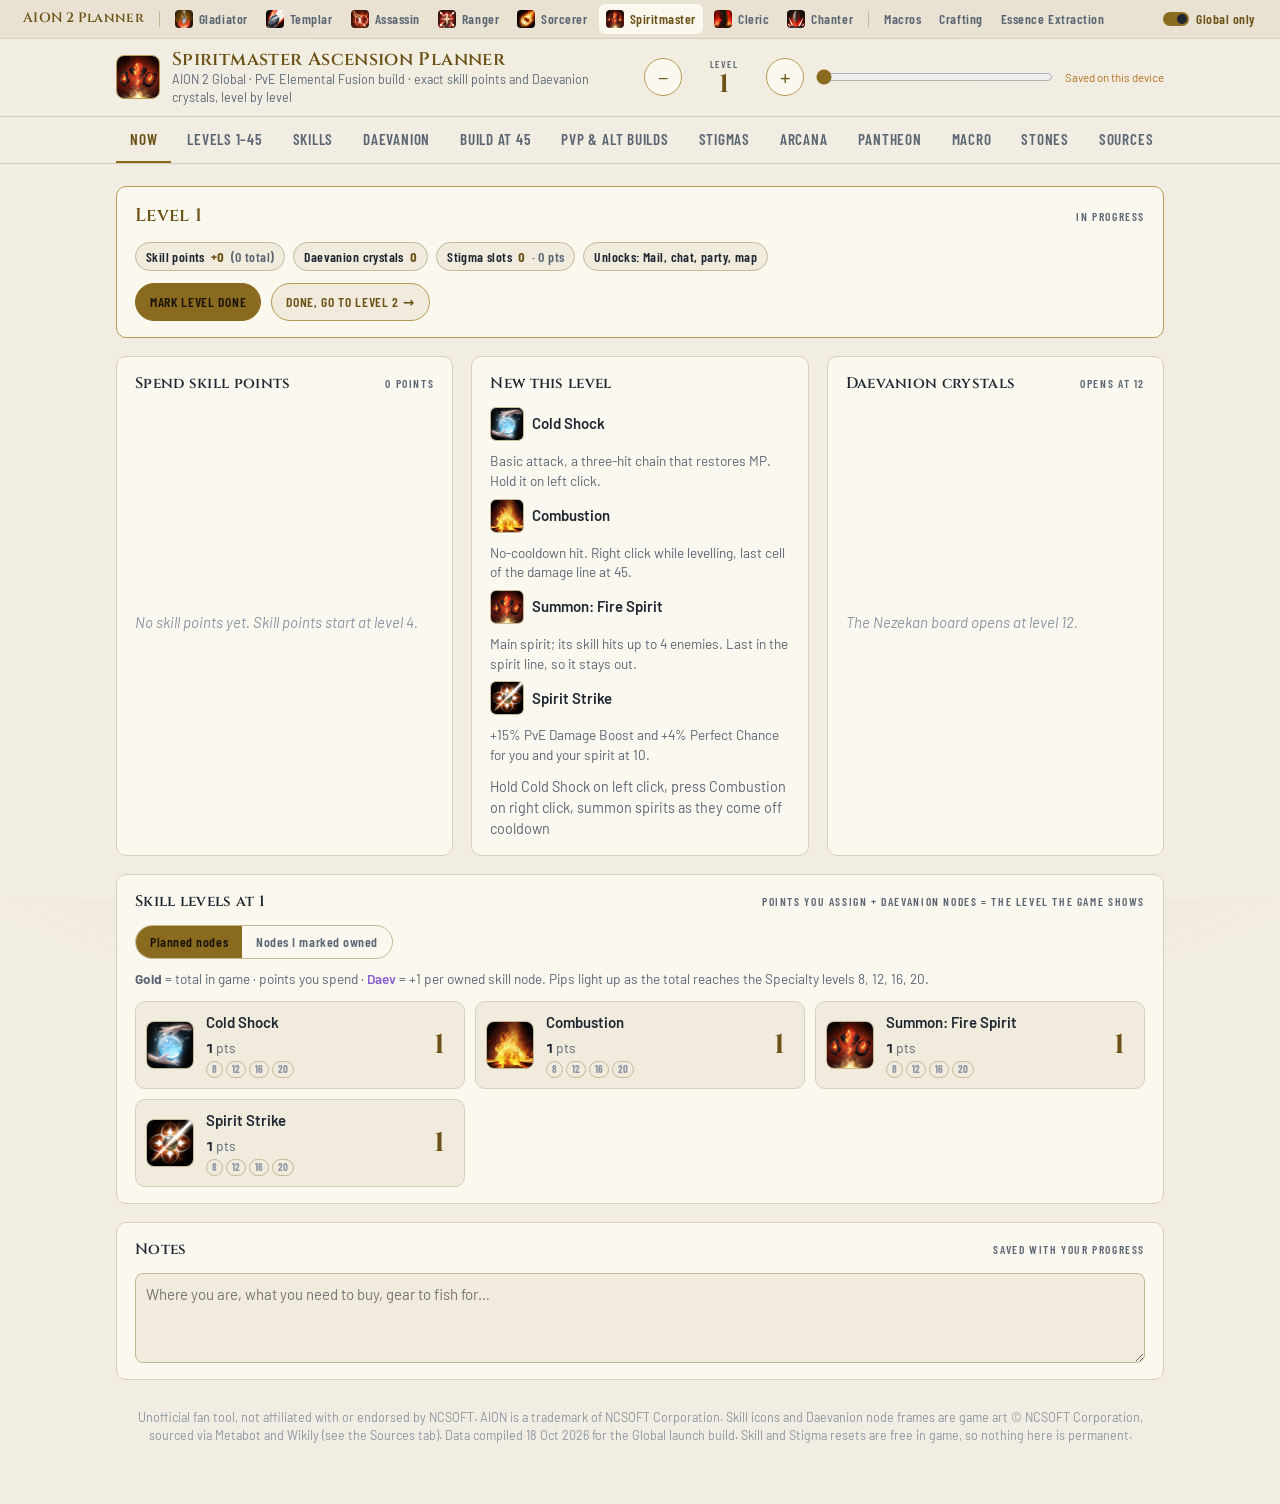
<file: spiritmaster-planner/index.html>
<!doctype html>
<html lang="en">
<head>
<meta charset="utf-8">
<meta name="viewport" content="width=device-width,initial-scale=1">
<title>Spiritmaster Ascension Planner</title>
<meta name="description" content="Spiritmaster levelling planner for AION 2 Global: PvE Elemental Fusion build, skill points, Specialties, Daevanion crystals and Stigmas for every level from 1 to 45.">
<link rel="icon" href="icons/16100000.webp">
<link rel="stylesheet" href="https://fonts.googleapis.com/css2?family=Cinzel:wght@500;600;700&family=Barlow:wght@400;500;600;700&family=Barlow+Condensed:wght@500;600;700&display=swap">
<link rel="stylesheet" href="../shared/planner.css">
</head>
<body>
<nav class="site" id="site" aria-label="Planners"></nav>
<header class="top"><div class="wrap">
  <div class="brand">
    <img src="icons/16100000.webp" alt="">
    <div><h1>Spiritmaster Ascension Planner</h1><p class="sub">AION 2 Global · PvE Elemental Fusion build · exact skill points and Daevanion crystals, level by level</p></div>
  </div>
  <div class="lvl">
    <button class="btn" id="lvDown" aria-label="Level down">−</button>
    <div class="read"><span class="eyebrow">Level</span><output id="lvOut" for="lvRange">1</output></div>
    <button class="btn" id="lvUp" aria-label="Level up">+</button>
    <input type="range" id="lvRange" min="1" max="45" value="1" aria-label="Current level">
    <span class="save" id="saveState">Loading…</span>
  </div>
</div></header>

<nav class="tabs" aria-label="Sections"><div class="wrap" role="tablist">
  <button class="tab" role="tab" data-tab="now" aria-selected="true">Now</button>
  <button class="tab" role="tab" data-tab="levels">Levels 1–45</button>
  <button class="tab" role="tab" data-tab="skills">Skills</button>
  <button class="tab" role="tab" data-tab="daev">Daevanion</button>
  <button class="tab" role="tab" data-tab="build">Build at 45</button>
  <button class="tab" role="tab" data-tab="builds">PvP &amp; alt builds</button>
  <button class="tab" role="tab" data-tab="stig">Stigmas</button>
  <button class="tab" role="tab" data-tab="arcana">Arcana</button>
  <button class="tab" role="tab" data-tab="pantheon">Pantheon</button>
  <button class="tab" role="tab" data-tab="macro">Macro</button>
  <button class="tab" role="tab" data-tab="stones">Stones</button>
  <button class="tab" role="tab" data-tab="src">Sources</button>
</div></nav>

<main><div class="wrap">
  <section class="panel on" id="p-now" role="tabpanel"></section>
  <section class="panel" id="p-levels" role="tabpanel"></section>
  <section class="panel" id="p-skills" role="tabpanel"></section>
  <section class="panel" id="p-daev" role="tabpanel"></section>
  <section class="panel" id="p-build" role="tabpanel"></section>
  <section class="panel" id="p-builds" role="tabpanel"></section>
  <section class="panel" id="p-stig" role="tabpanel"></section>
  <section class="panel" id="p-arcana" role="tabpanel"></section>
  <section class="panel" id="p-pantheon" role="tabpanel"></section>
  <section class="panel" id="p-macro" role="tabpanel"></section>
  <section class="panel" id="p-stones" role="tabpanel"></section>
  <section class="panel" id="p-src" role="tabpanel"></section>
  <p class="foot">Unofficial fan tool, not affiliated with or endorsed by NCSOFT. AION is a trademark of NCSOFT Corporation. Skill icons and Daevanion node frames are game art &copy; NCSOFT Corporation, sourced via Metabot and Wikily (see the Sources tab). Data compiled 18 Oct 2026 for the Global launch build. Skill and Stigma resets are free in game, so nothing here is permanent.</p>
</div></main>
<div class="tip" id="tip" hidden></div>
<script src="../shared/site.js"></script>
<script src="../shared/stones.js"></script>
<script src="../shared/pantheon.js"></script>
<script src="data.js"></script>
<script src="stones.js"></script>
<script src="../shared/planner.js"></script>
</body>
</html>
</file>
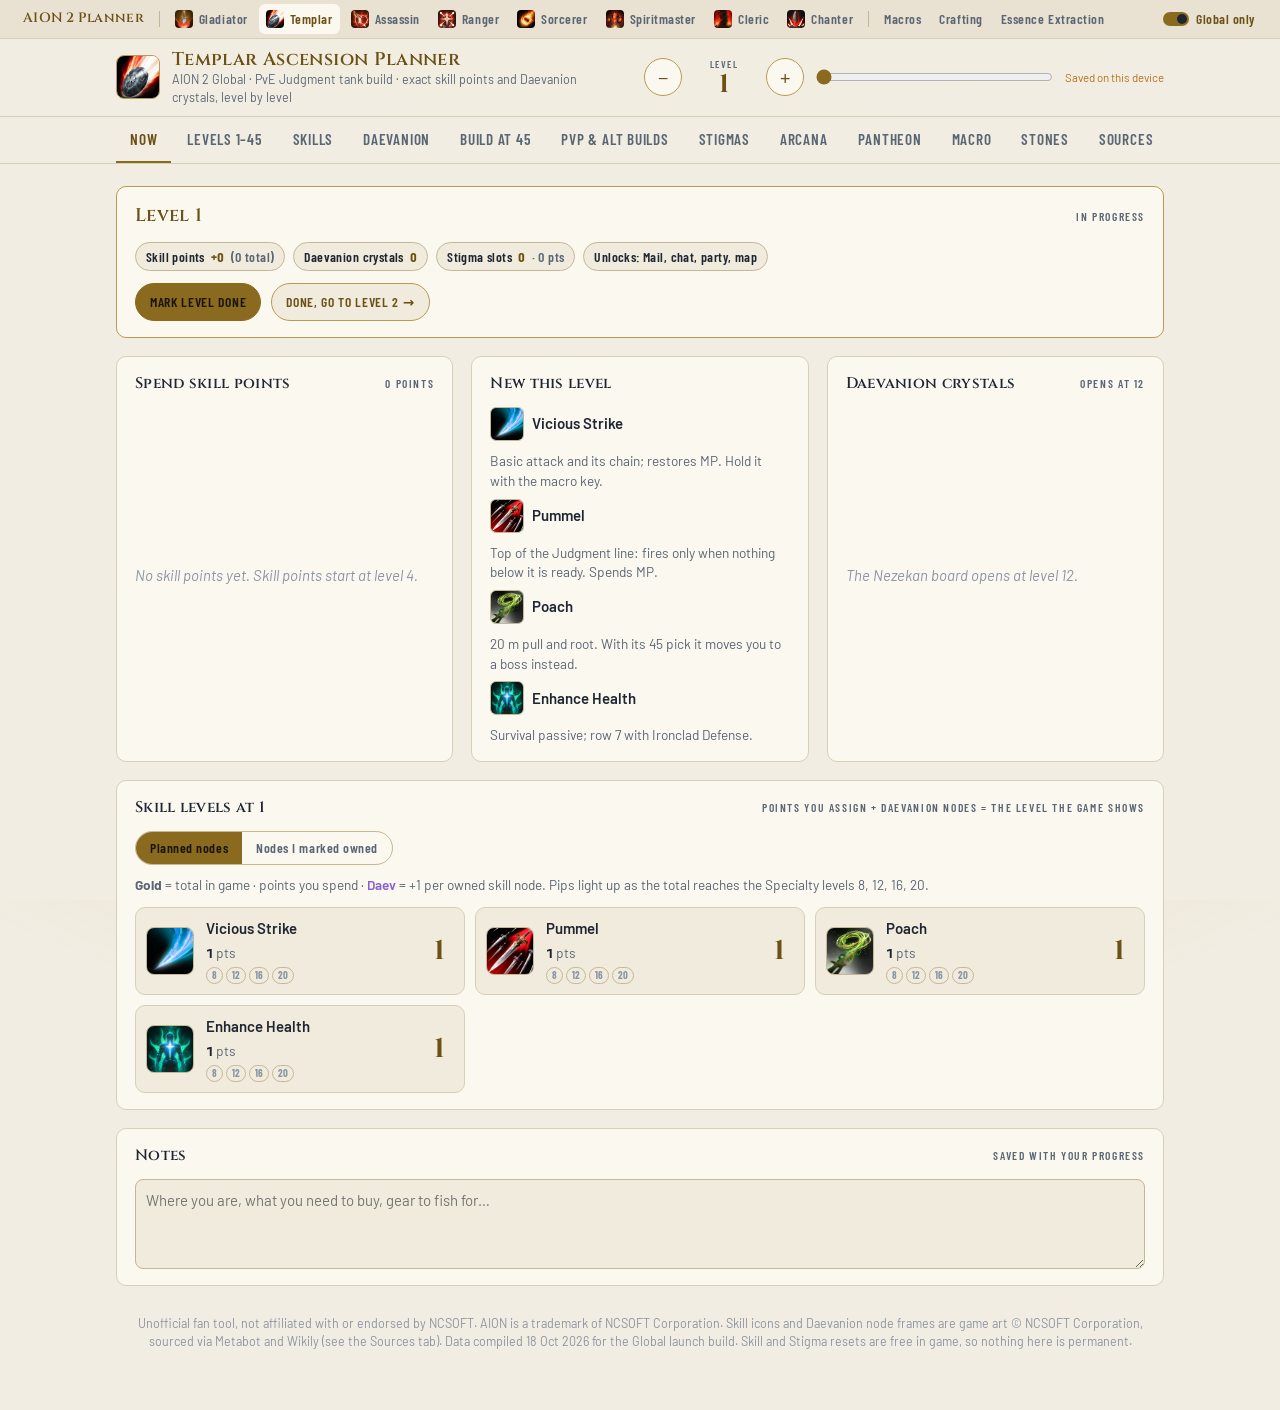
<file: templar-planner/index.html>
<!doctype html>
<html lang="en">
<head>
<meta charset="utf-8">
<meta name="viewport" content="width=device-width,initial-scale=1">
<title>Templar Ascension Planner</title>
<meta name="description" content="Templar levelling planner for AION 2 Global: PvE Judgment tank build, skill points, Specialties, Daevanion crystals and Stigmas for every level from 1 to 45.">
<link rel="icon" href="icons/12240000.webp">
<link rel="stylesheet" href="https://fonts.googleapis.com/css2?family=Cinzel:wght@500;600;700&family=Barlow:wght@400;500;600;700&family=Barlow+Condensed:wght@500;600;700&display=swap">
<link rel="stylesheet" href="../shared/planner.css">
</head>
<body>
<nav class="site" id="site" aria-label="Planners"></nav>
<header class="top"><div class="wrap">
  <div class="brand">
    <img src="icons/12240000.webp" alt="">
    <div><h1>Templar Ascension Planner</h1><p class="sub">AION 2 Global · PvE Judgment tank build · exact skill points and Daevanion crystals, level by level</p></div>
  </div>
  <div class="lvl">
    <button class="btn" id="lvDown" aria-label="Level down">−</button>
    <div class="read"><span class="eyebrow">Level</span><output id="lvOut" for="lvRange">1</output></div>
    <button class="btn" id="lvUp" aria-label="Level up">+</button>
    <input type="range" id="lvRange" min="1" max="45" value="1" aria-label="Current level">
    <span class="save" id="saveState">Loading…</span>
  </div>
</div></header>

<nav class="tabs" aria-label="Sections"><div class="wrap" role="tablist">
  <button class="tab" role="tab" data-tab="now" aria-selected="true">Now</button>
  <button class="tab" role="tab" data-tab="levels">Levels 1–45</button>
  <button class="tab" role="tab" data-tab="skills">Skills</button>
  <button class="tab" role="tab" data-tab="daev">Daevanion</button>
  <button class="tab" role="tab" data-tab="build">Build at 45</button>
  <button class="tab" role="tab" data-tab="builds">PvP &amp; alt builds</button>
  <button class="tab" role="tab" data-tab="stig">Stigmas</button>
  <button class="tab" role="tab" data-tab="arcana">Arcana</button>
  <button class="tab" role="tab" data-tab="pantheon">Pantheon</button>
  <button class="tab" role="tab" data-tab="macro">Macro</button>
  <button class="tab" role="tab" data-tab="stones">Stones</button>
  <button class="tab" role="tab" data-tab="src">Sources</button>
</div></nav>

<main><div class="wrap">
  <section class="panel on" id="p-now" role="tabpanel"></section>
  <section class="panel" id="p-levels" role="tabpanel"></section>
  <section class="panel" id="p-skills" role="tabpanel"></section>
  <section class="panel" id="p-daev" role="tabpanel"></section>
  <section class="panel" id="p-build" role="tabpanel"></section>
  <section class="panel" id="p-builds" role="tabpanel"></section>
  <section class="panel" id="p-stig" role="tabpanel"></section>
  <section class="panel" id="p-arcana" role="tabpanel"></section>
  <section class="panel" id="p-pantheon" role="tabpanel"></section>
  <section class="panel" id="p-macro" role="tabpanel"></section>
  <section class="panel" id="p-stones" role="tabpanel"></section>
  <section class="panel" id="p-src" role="tabpanel"></section>
  <p class="foot">Unofficial fan tool, not affiliated with or endorsed by NCSOFT. AION is a trademark of NCSOFT Corporation. Skill icons and Daevanion node frames are game art &copy; NCSOFT Corporation, sourced via Metabot and Wikily (see the Sources tab). Data compiled 18 Oct 2026 for the Global launch build. Skill and Stigma resets are free in game, so nothing here is permanent.</p>
</div></main>
<div class="tip" id="tip" hidden></div>
<script src="../shared/site.js"></script>
<script src="../shared/stones.js"></script>
<script src="../shared/pantheon.js"></script>
<script src="data.js"></script>
<script src="stones.js"></script>
<script src="../shared/planner.js"></script>
</body>
</html>
</file>
<file: shared/planner.css>
/* Shared by every class planner and the gathering guide. Layout: a site menu, a sticky level bar, a tab strip, one column of panels (max 1080px); Daevanion boards are square CSS grids with the game's node frames. Dark-first, like the game UI. */
:root{
  --bg:#0b1016; --bg2:#111923; --panel:#172230; --panel2:#1d2a3a; --line:#2a3a4d; --line2:#3b4f66;
  --fg:#e9e3d3; --muted:#9ba7b5; --faint:#6c7886;
  --gold:#d6b45e; --gold2:#f1d98f; --gold-dim:#8f7a3d;
  --fire:#ff8249; --water:#62b6ff; --ok:#79d49a; --warn:#f0b65a;
  --p0:#e3c36a; --p1:#6fb3ff; --p2:#c69cff; --p3:#ff8fa6;
  --font-display:'Cinzel',Georgia,'Times New Roman',serif;
  --font-body:'Barlow','Segoe UI',system-ui,sans-serif;
  --font-cond:'Barlow Condensed','Barlow','Segoe UI',system-ui,sans-serif;
  --shadow:0 10px 30px rgba(0,0,0,.35);
  color-scheme:dark;
}
@media (prefers-color-scheme: light){
  :root:not([data-theme="dark"]){
    --bg:#f2ede2; --bg2:#e9e2d3; --panel:#fbf8f0; --panel2:#f1ebdd; --line:#d9cfb9; --line2:#c4b795;
    --fg:#1e2631; --muted:#5a6673; --faint:#8b95a1;
    --gold:#8a6a1f; --gold2:#6b5115; --gold-dim:#b89a52;
    --fire:#d2551c; --water:#1f6fc2; --ok:#2e8a52; --warn:#b4731c;
    --p0:#b8902a; --p1:#2b7fd4; --p2:#8a5fd0; --p3:#d44b6b;
    --shadow:0 10px 30px rgba(60,40,10,.12);
    color-scheme:light;
  }
}
:root[data-theme="light"]{
  --bg:#f2ede2; --bg2:#e9e2d3; --panel:#fbf8f0; --panel2:#f1ebdd; --line:#d9cfb9; --line2:#c4b795;
  --fg:#1e2631; --muted:#5a6673; --faint:#8b95a1;
  --gold:#8a6a1f; --gold2:#6b5115; --gold-dim:#b89a52;
  --fire:#d2551c; --water:#1f6fc2; --ok:#2e8a52; --warn:#b4731c;
  --p0:#b8902a; --p1:#2b7fd4; --p2:#8a5fd0; --p3:#d44b6b;
  --shadow:0 10px 30px rgba(60,40,10,.12);
  color-scheme:light;
}
*{box-sizing:border-box}
html,body{height:100%}
body{margin:0;background:var(--bg);color:var(--fg);font:15px/1.45 var(--font-body);-webkit-font-smoothing:antialiased}
body{background-image:radial-gradient(1200px 500px at 50% -200px, color-mix(in srgb, var(--gold) 12%, transparent), transparent 70%)}
button,input{font:inherit;color:inherit}
button{cursor:pointer}
button:focus-visible,input:focus-visible,[tabindex]:focus-visible{outline:2px solid var(--gold);outline-offset:2px}
img{max-width:100%}
h1,h2,h3{font-family:var(--font-display);font-weight:600;letter-spacing:.02em;text-wrap:balance;margin:0}
h2{font-size:1.15rem;color:var(--gold2)}
h3{font-size:.95rem;color:var(--fg)}
p{margin:0}
a{color:var(--water)}
.wrap{max-width:1080px;margin:0 auto;padding-inline:16px}
.eyebrow{font-family:var(--font-cond);font-weight:600;letter-spacing:.14em;text-transform:uppercase;font-size:.72rem;color:var(--muted)}
.num{font-variant-numeric:tabular-nums}

/* ---------- top bar ---------- */
.top{position:sticky;top:env(safe-area-inset-top,0px);z-index:20;background:color-mix(in srgb, var(--bg) 88%, transparent);backdrop-filter:blur(10px);border-bottom:1px solid var(--line)}
.top .wrap{display:flex;flex-wrap:wrap;align-items:center;gap:12px 24px;padding-block:10px}
.brand{display:flex;align-items:center;gap:12px;min-width:0;flex:1 1 280px}
.brand img{width:44px;height:44px;border-radius:8px;border:1px solid var(--gold-dim);box-shadow:0 0 0 2px var(--bg)}
.brand h1{font-size:1.15rem;color:var(--gold2);line-height:1.15}
.brand .sub{font-size:.78rem;color:var(--muted)}
.lvl{display:flex;align-items:center;gap:10px;flex:1 1 300px;max-width:520px}
.lvl .btn{width:38px;height:38px;border-radius:50%;border:1px solid var(--gold-dim);background:var(--panel);color:var(--gold2);font-size:1.3rem;line-height:1;display:grid;place-items:center}
.lvl .btn:hover{background:var(--panel2)}
.lvl .read{display:flex;flex-direction:column;align-items:center;min-width:64px}
.lvl .read .eyebrow{font-size:.62rem}
.lvl output{font-family:var(--font-display);font-size:1.6rem;font-weight:700;color:var(--gold2);line-height:1}
.lvl input[type=range]{flex:1;accent-color:var(--gold);min-width:90px}
.save{font-size:.72rem;color:var(--muted);white-space:nowrap}
.save.ok{color:var(--ok)}
.save.local{color:var(--warn)}

/* ---------- tabs ---------- */
.tabs{position:sticky;top:calc(env(safe-area-inset-top,0px) + 65px);z-index:19;background:var(--bg);border-bottom:1px solid var(--line)}
.tabs .wrap{display:flex;gap:2px;overflow-x:auto;scrollbar-width:none;padding-block:0}
.tabs .wrap::-webkit-scrollbar{display:none}
.tab{border:0;background:transparent;padding:11px 14px;font-family:var(--font-cond);font-weight:600;font-size:.95rem;letter-spacing:.05em;text-transform:uppercase;color:var(--muted);border-bottom:2px solid transparent;white-space:nowrap}
.tab:hover{color:var(--fg)}
.tab[aria-selected="true"]{color:var(--gold2);border-bottom-color:var(--gold)}
@media (max-width:640px){ .tabs{top:auto;position:static} }

main .wrap{padding-block:22px 60px;display:grid;gap:18px}
.panel{display:none}
.panel.on{display:grid;gap:18px}

/* ---------- cards ---------- */
.card{background:var(--panel);border:1px solid var(--line);border-radius:10px;padding:16px 18px;display:grid;gap:12px;min-width:0}
.card.gold{border-color:var(--gold-dim)}
.card header{display:flex;flex-wrap:wrap;align-items:baseline;gap:6px 14px}
.card header .eyebrow{margin-left:auto}
.grid2{display:grid;grid-template-columns:repeat(auto-fit,minmax(300px,1fr));gap:18px}
.chips{display:flex;flex-wrap:wrap;gap:8px}
.chip{display:inline-flex;align-items:center;gap:6px;padding:4px 10px;border-radius:999px;border:1px solid var(--line2);background:var(--panel2);font-family:var(--font-cond);font-weight:600;font-size:.85rem;letter-spacing:.03em}
.chip b{color:var(--gold2)}
.note{color:var(--muted);font-size:.9rem}
.keep{color:var(--warn);font-size:.9rem}
.keep::before{content:"Keep: ";font-family:var(--font-cond);font-weight:700;letter-spacing:.06em;text-transform:uppercase;font-size:.72rem}
.muted{color:var(--muted)}
.empty{color:var(--faint);font-style:italic}

/* skill icon */
.ico{width:34px;height:34px;border-radius:6px;border:1px solid var(--line2);object-fit:cover;flex:none;background:#000}
.ico.sm{width:24px;height:24px;border-radius:5px}
.ico.lg{width:48px;height:48px;border-radius:8px}
.sk{display:inline-flex;align-items:center;gap:8px;min-width:0}
.sk .nm{font-weight:600}
.sk.fire .nm{color:var(--fire)} .sk.water .nm{color:var(--water)}
.list{display:grid;gap:8px;margin:0;padding:0;list-style:none}
.list li{display:flex;align-items:center;gap:10px;flex-wrap:wrap;min-width:0}
.list li .arrow{font-family:var(--font-cond);font-weight:700;font-size:1.05rem;color:var(--gold2);white-space:nowrap}
.list li .cost{margin-left:auto;color:var(--muted);font-size:.85rem;white-space:nowrap}
.lvbadge{display:inline-grid;place-items:center;min-width:1.5em;height:1.5em;padding-inline:.35em;border-radius:5px;background:var(--panel2);border:1px solid var(--line2);font-family:var(--font-cond);font-weight:700;font-size:.8rem;color:var(--gold2)}
.spec{display:grid;gap:4px}
.spec .pick{color:var(--fg)}

/* icon wall: skill levels at this level */
.wall{display:grid;grid-template-columns:repeat(auto-fill,minmax(64px,1fr));gap:10px}
.wall .cell{position:relative;display:grid;justify-items:center;gap:4px;text-align:center;font-size:.68rem;line-height:1.15;color:var(--muted)}
.wall .cell .ico{width:46px;height:46px}
.wall .cell .lv{position:absolute;top:34px;right:calc(50% - 30px);background:var(--gold);color:#1a1408;font-family:var(--font-cond);font-weight:700;font-size:.72rem;line-height:1;padding:3px 5px;border-radius:4px;box-shadow:0 0 0 2px var(--panel)}
.wall .cell.max .lv{background:var(--fire);color:#fff}
.wall .cell.one .ico{opacity:.45}

/* ---------- buttons ---------- */
.act{display:flex;flex-wrap:wrap;gap:10px}
.pill{border:1px solid var(--gold-dim);background:var(--panel2);color:var(--gold2);padding:8px 14px;border-radius:999px;font-family:var(--font-cond);font-weight:600;letter-spacing:.05em;text-transform:uppercase;font-size:.85rem}
.pill:hover{background:color-mix(in srgb, var(--gold) 18%, var(--panel2))}
.pill.primary{background:var(--gold);color:#1a1408;border-color:var(--gold)}
.pill.primary:hover{background:var(--gold2)}
.pill.done{background:var(--ok);color:#0b2213;border-color:var(--ok)}
.pill.ghost{border-color:var(--line2);color:var(--muted)}

/* ---------- levels table ---------- */
.tscroll{overflow-x:auto;min-width:0}
table{border-collapse:collapse;width:100%;font-size:.9rem}
th,td{text-align:left;padding:8px 10px;border-bottom:1px solid var(--line);vertical-align:top}
th{font-family:var(--font-cond);font-weight:600;letter-spacing:.08em;text-transform:uppercase;font-size:.72rem;color:var(--muted);position:sticky;top:0;background:var(--panel)}
tr.cur td{background:color-mix(in srgb, var(--gold) 12%, transparent)}
tr.isdone td{opacity:.6}
tr.isdone td:first-child,tr.isdone td:nth-child(2){opacity:1}
tr.clickable{cursor:pointer}
tr.clickable:hover td{background:color-mix(in srgb, var(--gold) 6%, transparent)}
td .mini{display:inline-flex;align-items:center;gap:4px;margin:2px 8px 2px 0;white-space:nowrap}
td .mini .ico{width:22px;height:22px;border-radius:4px}
.chk{width:18px;height:18px;accent-color:var(--ok)}
.lvcell{font-family:var(--font-display);font-weight:700;color:var(--gold2)}

/* ---------- skills table ---------- */
.skillrow{display:grid;grid-template-columns:48px 1fr;gap:12px;padding:12px 0;border-bottom:1px solid var(--line)}
.skillrow:last-child{border-bottom:0}
.skillrow .meta{display:flex;flex-wrap:wrap;gap:6px 14px;font-size:.82rem;color:var(--muted)}
.skillrow .meta b{color:var(--fg);font-weight:600}
.skillrow .role{font-size:.9rem}
.skillrow .specs{display:grid;gap:3px;font-size:.85rem}
.skillrow .specs span{color:var(--muted)}
.skillrow .specs span b{color:var(--gold2);font-family:var(--font-cond);font-weight:600;letter-spacing:.05em}
.skillrow .head{display:flex;flex-wrap:wrap;align-items:center;gap:8px 12px}

/* ---------- boards ---------- */
.btabs{display:flex;flex-wrap:wrap;gap:8px}
.btab{border:1px solid var(--line2);background:var(--panel2);padding:7px 14px;border-radius:8px;font-family:var(--font-cond);font-weight:600;letter-spacing:.05em;text-transform:uppercase;font-size:.85rem;color:var(--muted)}
.btab[aria-selected="true"]{border-color:var(--gold);color:var(--gold2);background:color-mix(in srgb, var(--gold) 14%, var(--panel2))}
.btab small{display:block;font-weight:500;letter-spacing:0;text-transform:none;font-size:.72rem;color:var(--faint)}
.boardwrap{display:grid;grid-template-columns:minmax(0,640px) minmax(260px,1fr);gap:20px;align-items:start}
@media (max-width:860px){ .boardwrap{grid-template-columns:1fr} }
.board{display:grid;gap:3px;width:100%;max-width:640px;font-size:clamp(7px,1.6vw,13px);background:color-mix(in srgb, var(--bg2) 80%, black);padding:8px;border-radius:12px;border:1px solid var(--line);position:relative}
.nd{position:relative;aspect-ratio:1;border:0;padding:0;background:transparent;border-radius:14%;opacity:.28;filter:grayscale(.7);transition:opacity .15s,transform .15s}
.nd.g-start{opacity:1;filter:none;cursor:default}
.nd.route{opacity:.72;filter:none}
.nd.owned{opacity:1;filter:none}
.nd.now{opacity:1;filter:none;animation:pulse 1.4s ease-in-out infinite}
.nd:hover{opacity:1;filter:none;transform:scale(1.08);z-index:3}
.nd .frame{position:absolute;inset:0;background:center/100% 100% no-repeat}
.nd.g-common .frame{background-image:url(sprites/common.png)}
.nd.g-rare .frame{background-image:url(sprites/rare.png)}
.nd.g-legend .frame{background-image:url(sprites/legend.png)}
.nd.g-unique .frame{background-image:url(sprites/unique.png)}
.nd.g-start .frame{background-image:url(sprites/start.png)}
.nd img{position:absolute;left:22%;top:22%;width:56%;height:56%;border-radius:50%;object-fit:cover;box-shadow:0 0 0 1px rgba(0,0,0,.6)}
.nd .ab{position:absolute;inset:0;display:grid;place-items:center;font-family:var(--font-cond);font-weight:700;font-size:1em;letter-spacing:.02em;color:#f3dc92;text-shadow:0 1px 2px #000}
.nd.g-unique .ab{color:#ffd47a;font-size:1.05em}
.nd .n{position:absolute;right:-6%;top:-6%;min-width:1.5em;height:1.5em;padding-inline:.25em;border-radius:50%;display:grid;place-items:center;font-family:var(--font-cond);font-weight:700;font-size:1.05em;line-height:1;color:#111;background:var(--p0);box-shadow:0 0 0 1.5px #000;z-index:2}
.nd.ph1 .n{background:var(--p1)} .nd.ph2 .n{background:var(--p2)} .nd.ph3 .n{background:var(--p3)}
.nd .ring{position:absolute;inset:3%;border-radius:14%;border:2px solid transparent;pointer-events:none}
.nd.ph0 .ring{border-color:color-mix(in srgb, var(--p0) 70%, transparent)}
.nd.ph1 .ring{border-color:color-mix(in srgb, var(--p1) 70%, transparent)}
.nd.ph2 .ring{border-color:color-mix(in srgb, var(--p2) 70%, transparent)}
.nd.ph3 .ring{border-color:color-mix(in srgb, var(--p3) 70%, transparent)}
.nd.owned .ring{border-width:2.5px;border-style:solid;border-color:var(--ok)}
.nd.owned::after{content:"";position:absolute;right:-5%;bottom:-5%;width:28%;height:28%;border-radius:50%;background:var(--ok);box-shadow:0 0 0 1.5px #000;z-index:2}
@keyframes pulse{0%,100%{box-shadow:0 0 0 0 color-mix(in srgb, var(--gold) 70%, transparent)}50%{box-shadow:0 0 0 5px transparent}}
@media (prefers-reduced-motion: reduce){ .nd.now{animation:none;box-shadow:0 0 0 3px var(--gold)} .nd{transition:none} }
.legend{display:flex;flex-wrap:wrap;gap:8px 16px;font-size:.8rem;color:var(--muted);align-items:center}
.legend i{display:inline-block;width:12px;height:12px;border-radius:50%;margin-right:5px;vertical-align:-1px}
.steps{display:grid;gap:6px;margin:0;padding:0;list-style:none;font-size:.9rem}
.steps li{display:grid;grid-template-columns:auto 1fr auto;gap:10px;align-items:center;padding:6px 8px;border-radius:8px;border:1px solid var(--line);background:var(--panel2)}
.steps li.owned{border-color:color-mix(in srgb, var(--ok) 50%, var(--line))}
.steps li .n{width:1.7em;height:1.7em;border-radius:50%;display:grid;place-items:center;font-family:var(--font-cond);font-weight:700;color:#111;background:var(--p0);font-size:.8rem}
.steps li.ph1 .n{background:var(--p1)} .steps li.ph2 .n{background:var(--p2)} .steps li.ph3 .n{background:var(--p3)}
.steps li .n.none{background:var(--line2);color:var(--fg)}
.steps li small{color:var(--muted);display:block}
.steps li .cost{color:var(--muted);font-family:var(--font-cond);font-weight:600;white-space:nowrap}
.steps li .lv{font-family:var(--font-cond);font-weight:700;color:var(--gold2)}
.tip{position:fixed;z-index:50;pointer-events:none;background:var(--panel);border:1px solid var(--gold-dim);color:var(--fg);padding:6px 10px;border-radius:8px;font-size:.82rem;box-shadow:var(--shadow);max-width:260px}
.tip[hidden]{display:none}
.phase-h{display:flex;flex-wrap:wrap;align-items:baseline;gap:8px 14px}
.phase-h .dot{width:12px;height:12px;border-radius:50%;display:inline-block}

/* ---------- build / stigma ---------- */
.order{display:grid;gap:8px;margin:0;padding:0;list-style:none;counter-reset:o}
.order li{display:grid;grid-template-columns:2.2em 1fr auto;gap:10px;align-items:center;padding:8px 10px;border:1px solid var(--line);border-radius:8px;background:var(--panel2)}
.order li .o{font-family:var(--font-display);font-weight:700;color:var(--gold2);font-size:1.05rem;text-align:center}
.order li .skills{display:flex;flex-wrap:wrap;gap:6px 12px}
.order li .to{font-family:var(--font-cond);font-weight:600;color:var(--muted);white-space:nowrap;text-align:right}
.order li .to b{color:var(--gold2);display:block;font-size:1.05rem}
.stig{display:grid;grid-template-columns:48px 1fr;gap:12px;align-items:start}
.macro{display:grid;gap:10px}
.macro .row{display:grid;grid-template-columns:150px 1fr;gap:10px;align-items:start;font-size:.92rem}
.macro .row .k{font-family:var(--font-cond);font-weight:600;letter-spacing:.05em;text-transform:uppercase;color:var(--gold2);font-size:.8rem;padding-top:3px}
.macro .row .v{display:flex;flex-wrap:wrap;gap:6px 10px;align-items:center}
@media (max-width:520px){ .macro .row{grid-template-columns:1fr} }
.src{display:grid;gap:8px;margin:0;padding-left:1.2em;font-size:.92rem}
textarea{width:100%;min-height:90px;background:var(--panel2);color:var(--fg);border:1px solid var(--line2);border-radius:8px;padding:10px;font:inherit;resize:vertical}

/* macro */
.keys{display:grid;grid-template-columns:repeat(auto-fit,minmax(230px,1fr));gap:12px}
.keytile{display:grid;gap:8px;align-content:start;padding:12px;border:1px solid var(--line2);border-radius:10px;background:var(--panel2)}
.keytile .kcap{justify-self:start;font-family:var(--font-cond);font-weight:700;letter-spacing:.08em;text-transform:uppercase;font-size:.72rem;padding:3px 9px;border-radius:5px;background:var(--bg);border:1px solid var(--line2);border-bottom-width:3px;color:var(--gold2)}
.keytile.macrokey{border-color:var(--gold);background:color-mix(in srgb, var(--gold) 10%, var(--panel2))}
.keytile .kbody{font-weight:600}
.keytile small{color:var(--muted);font-size:.85rem;line-height:1.35}
.mstacks{display:flex;flex-wrap:wrap;gap:16px;align-items:flex-start}
.mstack{display:grid;gap:8px;flex:1 1 280px;min-width:0;padding:12px;border:1px solid var(--gold-dim);border-radius:10px;background:var(--panel2)}
.mstack.small{flex:0 1 280px}
.mtag{font-family:var(--font-cond);font-weight:700;letter-spacing:.08em;text-transform:uppercase;font-size:.78rem;color:var(--gold2)}
.mcells{display:grid;gap:6px;margin:0;padding:0;list-style:none}
.mcell{display:grid;grid-template-columns:auto auto 1fr;gap:10px;align-items:center;padding:6px 8px;border-radius:8px;border:1px solid var(--line);background:var(--panel)}
.mcell .mn{width:1.8em;height:1.8em;border-radius:50%;display:grid;place-items:center;font-family:var(--font-cond);font-weight:700;font-size:.85rem;background:var(--line2);color:var(--fg)}
.mcell.first{border-color:var(--gold)}
.mcell.first .mn{background:var(--gold);color:#1a1408}
.mcell small{grid-column:3;color:var(--muted);font-size:.8rem;margin-top:-4px}
.seq{display:flex;flex-wrap:wrap;gap:6px 8px;align-items:center;font-family:var(--font-cond);font-weight:600}
.seq .s{display:inline-flex;align-items:center;gap:6px;padding:3px 10px 3px 4px;border-radius:999px;background:var(--panel2);border:1px solid var(--line2)}
.seq .s b{width:1.6em;height:1.6em;border-radius:50%;display:grid;place-items:center;background:var(--gold);color:#1a1408;font-size:.8rem}
.seq .a{color:var(--gold-dim)}
.when{display:grid;gap:8px;margin:0;padding:0;list-style:none}
.when li{display:grid;grid-template-columns:minmax(150px,230px) 1fr;gap:6px 14px;align-items:center;padding:8px 10px;border:1px solid var(--line);border-radius:8px;background:var(--panel2)}
.when li .who{display:flex;flex-wrap:wrap;gap:6px 10px}
.when li .why{color:var(--muted);font-size:.9rem}
@media (max-width:560px){ .when li{grid-template-columns:1fr} }
.fix{display:grid;gap:8px;margin:0;padding:0;list-style:none}
.fix li{padding:8px 10px;border-left:3px solid var(--warn);background:var(--panel2);border-radius:0 8px 8px 0;font-size:.9rem}
.fix li b{color:var(--warn)}
/* skill level breakdown: points + Daevanion */
.dv{color:var(--p2);font-weight:600}
.lvgrid{display:grid;grid-template-columns:repeat(auto-fill,minmax(250px,1fr));gap:10px}
.lvrow{display:grid;grid-template-columns:auto minmax(0,1fr) auto;gap:12px;align-items:center;padding:10px;border:1px solid var(--line);border-radius:10px;background:var(--panel2)}
.lvrow .mid{display:grid;gap:4px;min-width:0}
.lvrow .brk{font-size:.85rem;color:var(--muted)}
.lvrow .brk b{color:var(--fg)}
.lvrow .big{font-family:var(--font-display);font-weight:700;font-size:1.7rem;line-height:1;color:var(--gold2);min-width:1.6ch;text-align:center}
.pips{display:inline-flex;gap:3px;flex-wrap:wrap}
.pip{font-family:var(--font-cond);font-weight:700;font-size:.66rem;line-height:1;padding:2px 5px;border-radius:999px;border:1px solid var(--line2);color:var(--faint)}
.pip.on{background:var(--gold);border-color:var(--gold);color:#1a1408}
.seg{display:inline-flex;border:1px solid var(--line2);border-radius:999px;overflow:hidden}
.seg button{border:0;background:transparent;padding:6px 14px;font-family:var(--font-cond);font-weight:600;letter-spacing:.04em;font-size:.85rem;color:var(--muted)}
.seg button[aria-pressed="true"]{background:var(--gold);color:#1a1408}
.gain{display:inline-flex;align-items:center;gap:5px;font-size:.8rem;padding:2px 9px;border-radius:999px;background:color-mix(in srgb, var(--p2) 16%, transparent);border:1px solid color-mix(in srgb, var(--p2) 50%, transparent);color:var(--fg);white-space:nowrap}
.gain b{color:var(--gold2)}
.lvt{display:grid;gap:4px;font-size:.85rem;margin-top:2px}
.lvt .r{display:flex;flex-wrap:wrap;align-items:center;gap:4px 10px}
.lvt .r .lab{flex:0 0 170px;color:var(--muted)}
.lvt .r .tot{color:var(--gold2);min-width:3ch}
@media (max-width:520px){ .lvt .r .lab{flex-basis:100%} }
.legendnote{font-size:.85rem;color:var(--muted)}
/* stones tab */
.sico{width:34px;height:34px;border-radius:7px;object-fit:cover;flex:none;border:1px solid var(--line2);background:#000;vertical-align:middle}
.sico.sm{width:24px;height:24px;border-radius:5px}
.sico.lg{width:48px;height:48px;border-radius:9px}
.gr{display:inline-block;font-family:var(--font-cond);font-weight:700;font-size:.68rem;letter-spacing:.06em;text-transform:uppercase;padding:1px 7px;border-radius:999px;border:1px solid var(--gr);color:color-mix(in srgb, var(--gr) 65%, var(--fg))}
.stonecards{display:grid;grid-template-columns:repeat(auto-fit,minmax(300px,1fr));gap:12px}
.stonecard{display:grid;gap:10px;align-content:start;padding:12px;border:1px solid var(--line2);border-radius:10px;background:var(--panel2);min-width:0}
.sc-head{display:flex;gap:12px;align-items:center}
.sc-head>div{display:grid;gap:2px;min-width:0}
.sc-head small{color:var(--muted);font-size:.82rem}
.sc-grades{display:grid;gap:6px}
.sc-g{display:grid;gap:1px;padding:6px 10px;border-left:3px solid var(--gr);background:var(--panel);border-radius:0 8px 8px 0}
.sc-g b{color:color-mix(in srgb, var(--gr) 65%, var(--fg))}
.sc-g small{color:var(--muted);font-size:.8rem}
.pickblock{display:grid;gap:10px}
.bars{display:grid;gap:8px;margin:0;padding:0;list-style:none}
.bars li{display:grid;grid-template-columns:minmax(190px,1.4fr) minmax(120px,1fr) minmax(80px,1fr) 3.2em;gap:8px 12px;align-items:center;font-size:.9rem}
.bars .bn{display:flex;align-items:center;gap:8px;flex-wrap:wrap;min-width:0}
.bars .be{color:var(--muted);font-size:.82rem}
.bars .bt{height:8px;border-radius:99px;background:var(--panel2);border:1px solid var(--line);overflow:hidden}
.bars .bt i{display:block;height:100%;background:var(--gold)}
@media (max-width:640px){ .bars li{grid-template-columns:1fr auto} .bars .be{grid-column:1/-1;order:3} .bars .bt{grid-column:1/-1;order:4} }
.calc{display:flex;flex-wrap:wrap;gap:12px}
.calc label{display:grid;gap:4px;font-family:var(--font-cond);font-weight:600;letter-spacing:.05em;text-transform:uppercase;font-size:.72rem;color:var(--muted)}
.calc select{min-width:180px;max-width:100%;padding:8px 10px;border-radius:8px;border:1px solid var(--line2);background:var(--panel2);color:var(--fg);font:inherit;text-transform:none;letter-spacing:0;font-size:.95rem}
.calcout{display:grid;grid-template-columns:repeat(auto-fit,minmax(170px,1fr));gap:10px}
.cbox{display:grid;gap:2px;padding:10px 12px;border:1px solid var(--line);border-radius:10px;background:var(--panel2);min-width:0}
.cbox b{font-family:var(--font-display);font-size:1.35rem;color:var(--gold2)}
.cbox small{color:var(--muted);font-size:.8rem}
table.theo tr.rec td{background:color-mix(in srgb, var(--gold) 8%, transparent)}
table.theo td .gain{margin-left:6px}
.foot{color:var(--faint);font-size:.78rem;text-align:center;padding-top:10px}

/* ---------- site menu ---------- */
.site{background:var(--bg2);border-bottom:1px solid var(--line);font-family:var(--font-cond);font-weight:600;letter-spacing:.04em;font-size:.85rem}
.site .wrap{display:flex;align-items:center;gap:8px;padding-block:4px;max-width:1280px}
.site .links{display:flex;align-items:center;gap:4px;overflow-x:auto;scrollbar-width:none;flex:1 1 auto;min-width:0}
.site .links::-webkit-scrollbar{display:none}
.site a{color:var(--muted);text-decoration:none;padding:5px 7px;border-radius:6px;white-space:nowrap;display:inline-flex;align-items:center;gap:6px}
.site a:hover{color:var(--fg);background:var(--panel)}
.site a[aria-current="page"]{color:var(--gold2);background:var(--panel)}
.site a.home{color:var(--gold2);font-family:var(--font-display);letter-spacing:.02em}
.site a img{width:18px;height:18px;border-radius:4px}
.site .sep{width:1px;height:16px;background:var(--line2);margin-inline:4px;flex:none}
.site .gtoggle{flex:none;display:inline-flex;align-items:center;gap:7px;padding:5px 9px;border:0;border-radius:6px;background:none;color:var(--muted);font:inherit;letter-spacing:inherit;white-space:nowrap;cursor:pointer}
.site .gtoggle:hover{color:var(--fg);background:var(--panel)}
.site .gtoggle .sw{width:26px;height:14px;border-radius:7px;background:var(--line2);position:relative;flex:none;transition:background .15s}
.site .gtoggle .sw::after{content:"";position:absolute;top:2px;left:2px;width:10px;height:10px;border-radius:50%;background:var(--fg);transition:transform .15s}
.site .gtoggle[aria-pressed="true"]{color:var(--gold2)}
.site .gtoggle[aria-pressed="true"] .sw{background:var(--gold)}
.site .gtoggle[aria-pressed="true"] .sw::after{transform:translateX(12px)}
html.global-only .nonglobal{display:none!important}
.nonglobal-tag{font-family:var(--font-cond);font-size:.72rem;font-weight:700;letter-spacing:.05em;color:var(--fire);border:1px solid currentColor;border-radius:4px;padding:0 4px;margin-right:4px;vertical-align:1px}
.ico.ph{display:inline-grid;place-items:center;font-family:var(--font-cond);font-weight:700;font-size:.7rem;color:var(--gold2);background:var(--panel2)}
.nd .ph{position:absolute;left:22%;top:22%;width:56%;height:56%;border-radius:50%;display:grid;place-items:center;background:#000;color:var(--gold2);font-family:var(--font-cond);font-weight:700;font-size:.8em}
@media (max-width:520px){ .lvl{flex-wrap:wrap;min-width:0} .lvl .save{flex-basis:100%;text-align:right;margin-top:-6px} }

/* ---------- arcana cards ---------- */
.acards{display:grid;grid-template-columns:repeat(auto-fill,minmax(250px,1fr));gap:14px}
.acard{--set:var(--gold);display:grid;gap:10px;align-content:start;padding:14px;border-radius:14px;border:1px solid color-mix(in srgb, var(--set) 55%, var(--line));background:linear-gradient(180deg, color-mix(in srgb, var(--set) 14%, var(--panel2)), var(--panel) 45%);box-shadow:inset 0 0 0 3px color-mix(in srgb, var(--set) 10%, transparent);min-width:0}
.acard.set-vigor{--set:var(--fire)}
.acard.set-magic{--set:var(--water)}
.acard .atop{display:flex;align-items:center;gap:12px}
.acard .aico{width:48px;height:48px;border-radius:50%;display:grid;place-items:center;flex:none;color:var(--set);background:var(--panel);border:1px solid color-mix(in srgb, var(--set) 60%, var(--line))}
.acard h3{font-size:1.05rem;color:var(--gold2)}
.acard .atop small{display:block;color:var(--muted);font-family:var(--font-cond);font-weight:600;letter-spacing:.04em}
.acard .astat{display:grid;gap:2px;padding:8px 10px;border-radius:8px;background:var(--panel2);border:1px solid var(--line)}
.acard .astat b{font-family:var(--font-cond);letter-spacing:.06em;text-transform:uppercase;font-size:.8rem;color:var(--set)}
.acard .astat span{font-size:.85rem}
.alines{display:grid;gap:6px;margin:0;padding:0;list-style:none}
.alines li{display:flex;flex-wrap:wrap;align-items:center;gap:4px 8px;font-size:.9rem;min-width:0}
.alines li .sz{font-family:var(--font-cond);color:var(--gold2)}
.alines li .or{font-size:.75rem;color:var(--faint);text-transform:uppercase;letter-spacing:.06em}
.alines li small{flex-basis:100%;color:var(--muted);font-size:.78rem;padding-left:32px;margin-top:-2px}
.alines li.rest{color:var(--muted);font-style:italic;font-size:.85rem}
.acard .apool{font-size:.78rem;color:var(--faint)}
.acard .aalt{font-size:.82rem;color:var(--muted);border-top:1px dashed var(--line2);padding-top:8px}
.acard .aalt b{display:block;font-family:var(--font-cond);letter-spacing:.06em;text-transform:uppercase;font-size:.7rem;color:var(--warn)}
.chip.on{border-color:var(--ok);color:var(--ok)}
.chip.off{opacity:.55}

/* ---------- builds ---------- */
.bpicks{display:grid;grid-template-columns:repeat(auto-fill,minmax(200px,1fr));gap:10px}
.bpick{display:grid;gap:3px;justify-items:start;text-align:left;padding:10px 12px;border-radius:10px;border:1px solid var(--line2);background:var(--panel2)}
.bpick b{font-family:var(--font-display);font-weight:600;color:var(--fg)}
.bpick small{color:var(--muted);font-size:.8rem}
.bpick.on{border-color:var(--gold);background:color-mix(in srgb, var(--gold) 14%, var(--panel2))}
.bpick .mode{font-family:var(--font-cond);font-weight:700;letter-spacing:.08em;text-transform:uppercase;font-size:.68rem;padding:1px 7px;border-radius:999px;color:#fff;background:var(--ok)}
.bpick .mode-pvp{background:var(--fire)}
.bpick .mode-pve-pvp{background:var(--p2)}
.bgrid{align-items:start}
.bgrid .card{align-content:start}
.bcol{display:grid;gap:18px;min-width:0}
</file>
